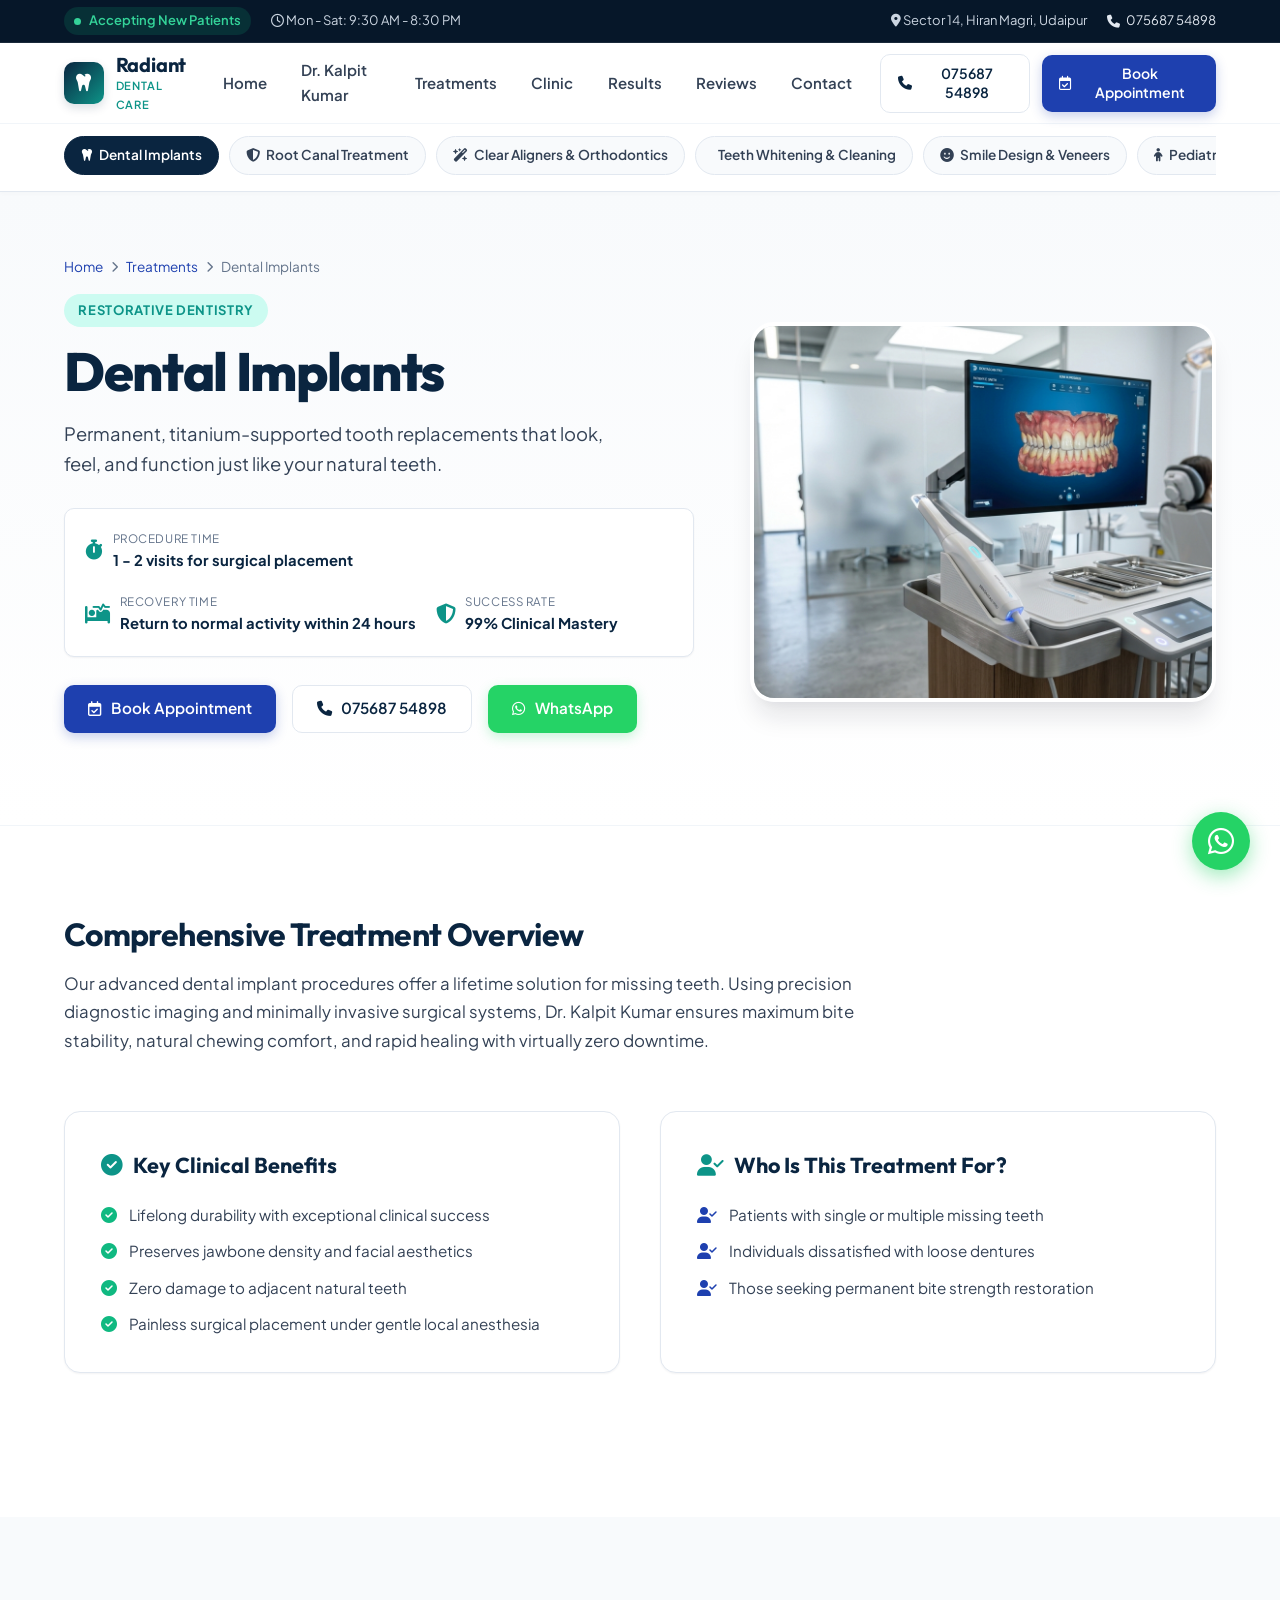
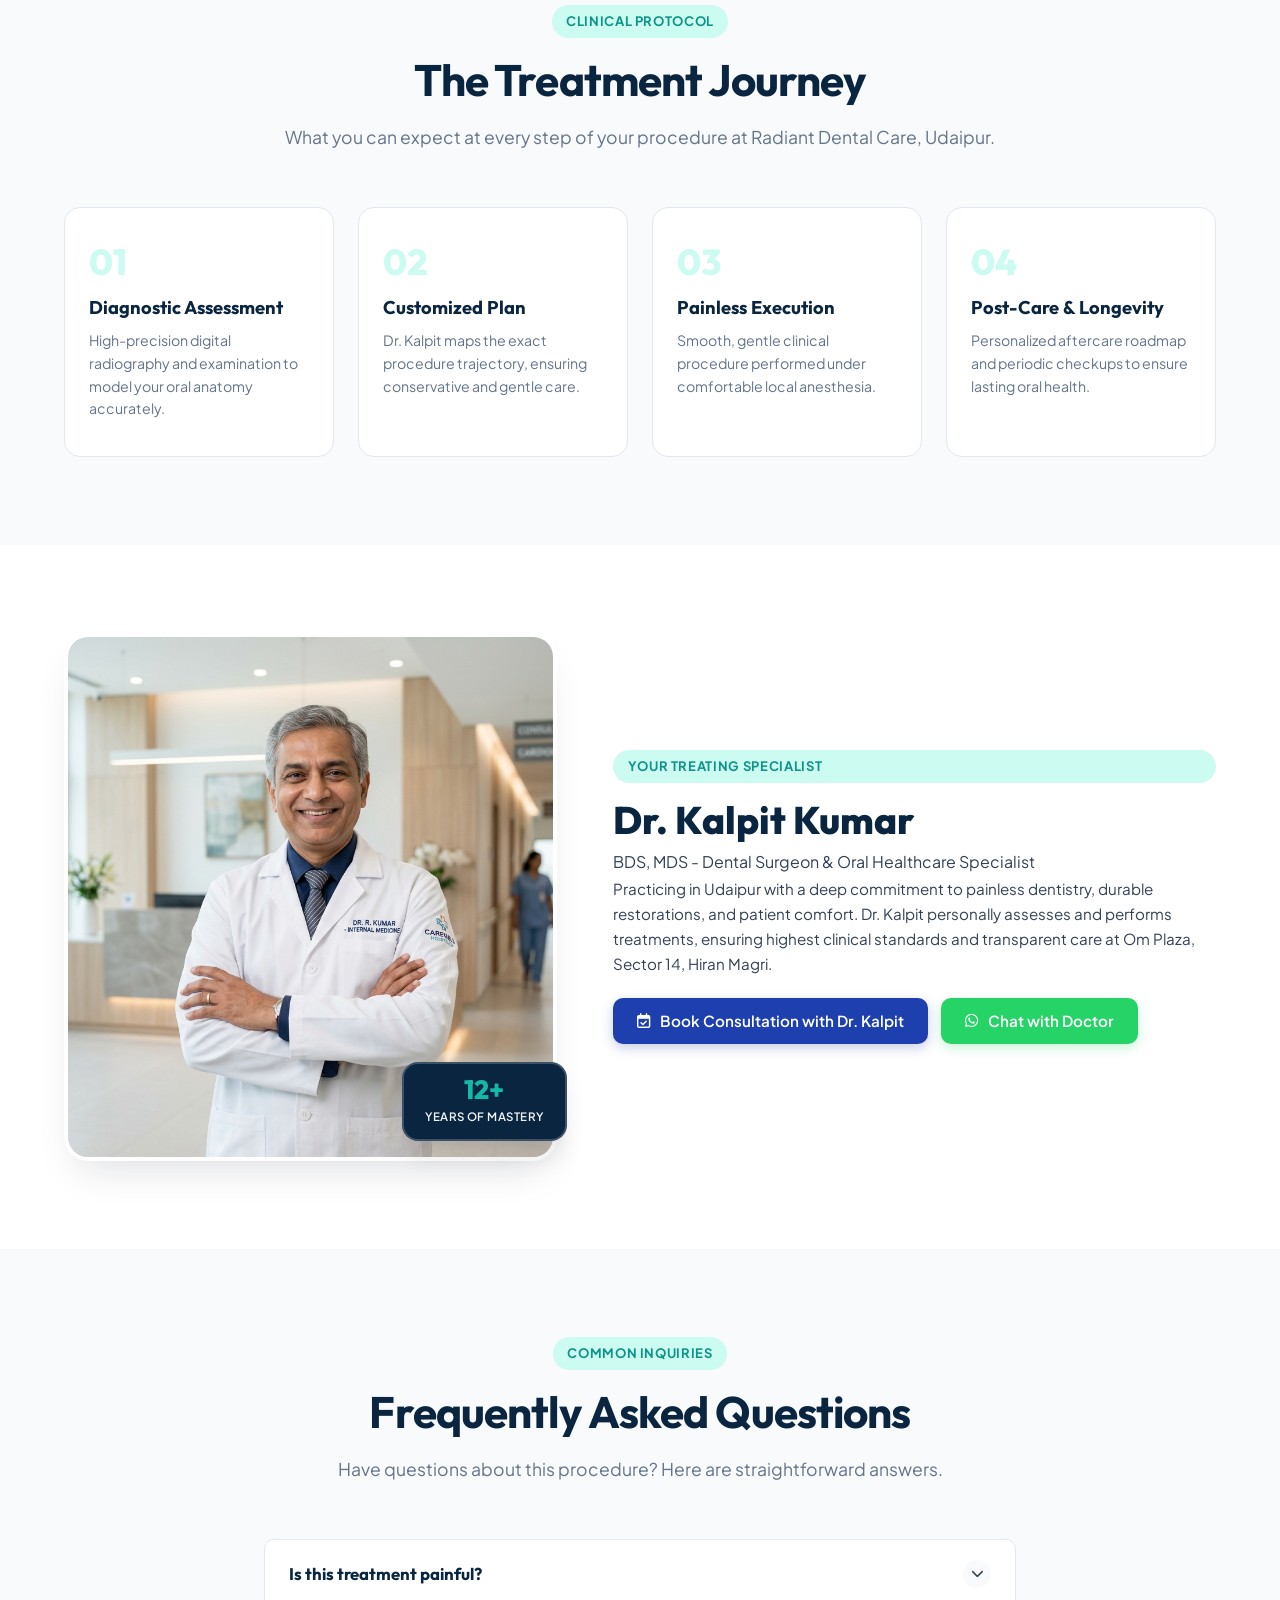
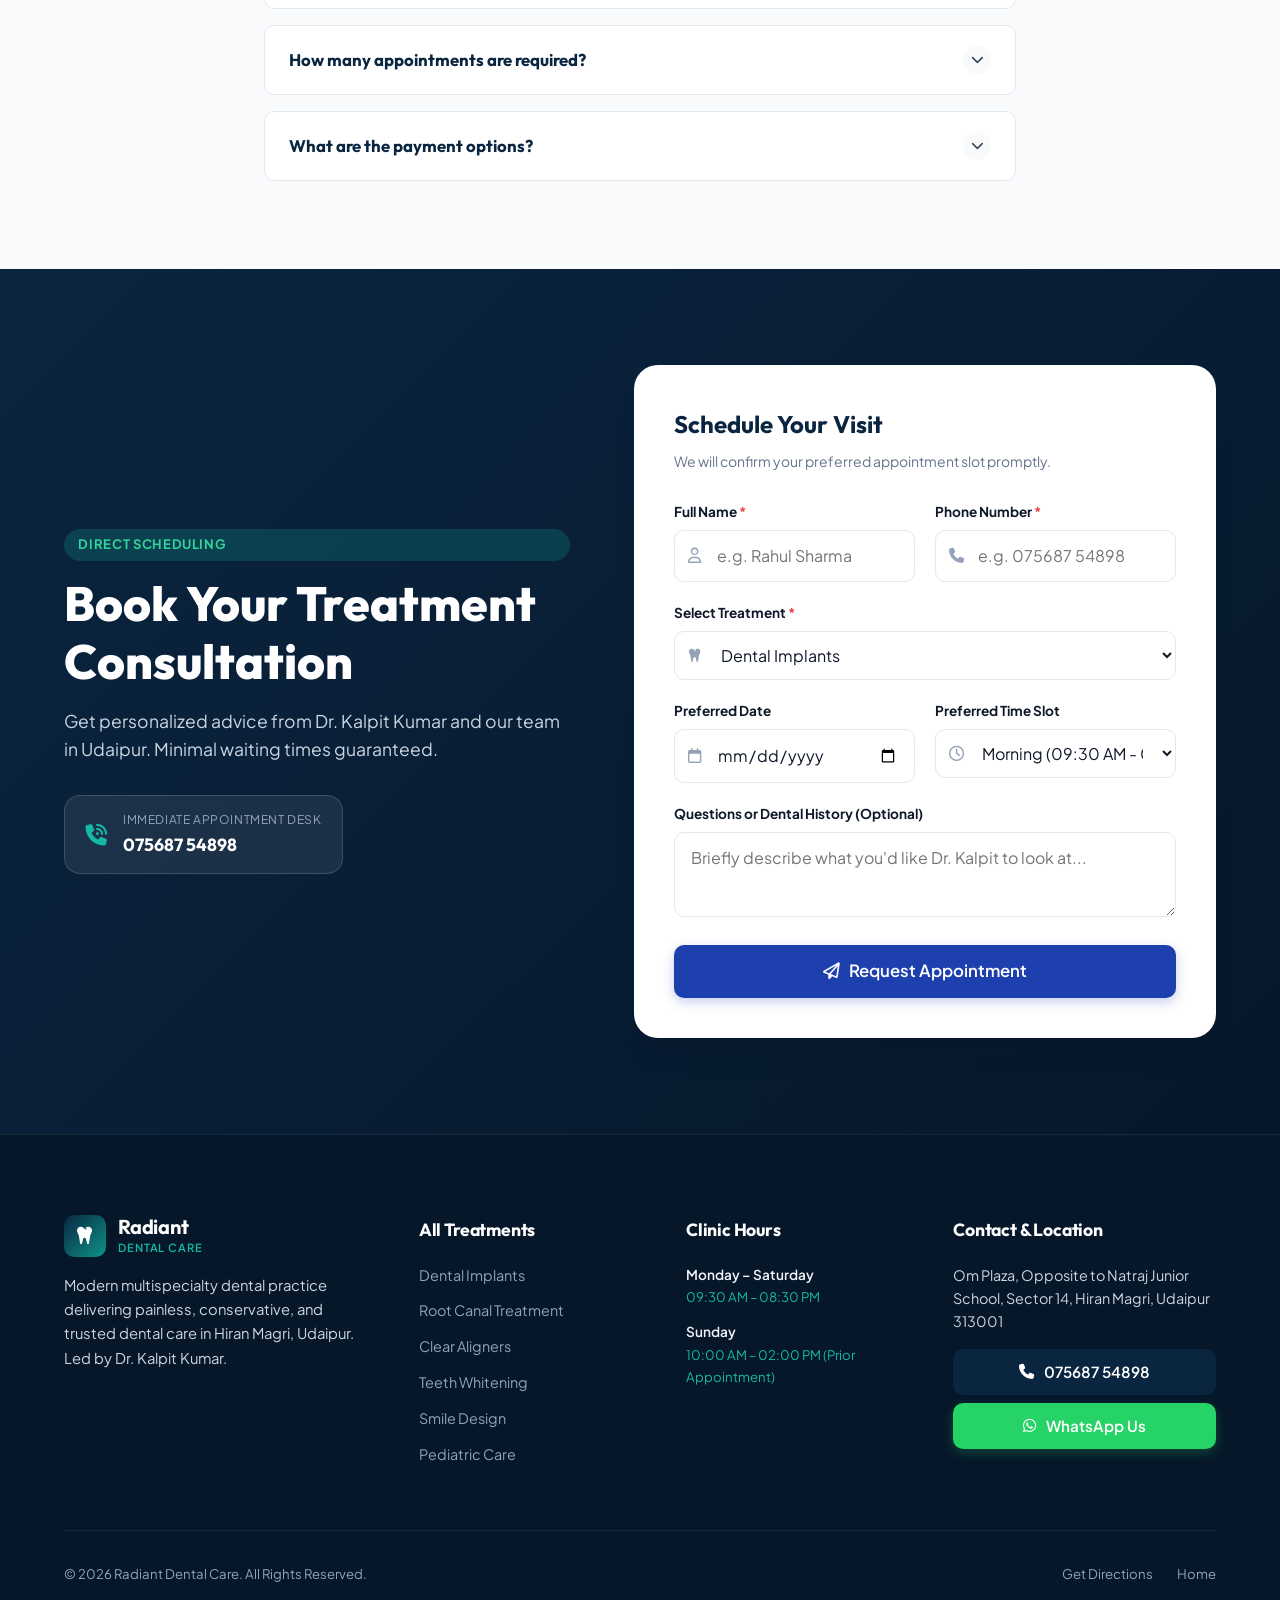
<file: treatment.html>
<!DOCTYPE html>
<html lang="en">
<head>
  <meta charset="UTF-8">
  <meta name="viewport" content="width=device-width, initial-scale=1.0, viewport-fit=cover">
  <title id="page-title">Treatment Details | Radiant Dental Care Udaipur</title>
  
  <meta name="description" id="page-desc" content="Comprehensive details on modern painless dental treatments at Radiant Dental Care in Udaipur. By Dr. Kalpit Kumar.">
  <meta name="robots" content="index, follow">
  <link rel="canonical" id="page-canonical" href="https://radiantdentalcare.com/treatment.html">

  <!-- Open Graph -->
  <meta property="og:type" content="article">
  <meta property="og:title" id="og-title" content="Dental Treatments | Radiant Dental Care Udaipur">
  <meta property="og:description" id="og-desc" content="Specialized painless dental treatments, dental implants, clear aligners, and cosmetic dentistry in Udaipur.">
  <meta property="og:image" content="assets/images/equipment.jpg">

  <!-- Favicon -->
  <link rel="icon" type="image/svg+xml" href="favicon.svg">
  <meta name="theme-color" content="#0A2540">

  <!-- Stylesheets -->
  <link rel="stylesheet" href="assets/css/style.css">
  <link rel="stylesheet" href="https://cdnjs.cloudflare.com/ajax/libs/font-awesome/6.5.1/css/all.min.css" integrity="sha512-DTOQO9RWCH3ppGqcWaEA1BIZOC6xxalwEsw9c2QQeAIftl+Vegovlnee1c9QX4TctnWMn13TZye+giMm8e2LwA==" crossorigin="anonymous" referrerpolicy="no-referrer">

  <style>
    .treatment-nav-bar {
      background-color: #FFFFFF;
      border-bottom: 1px solid var(--color-border);
      padding: 0.75rem 0;
      position: sticky;
      top: var(--header-height);
      z-index: 900;
      box-shadow: 0 2px 4px rgba(0,0,0,0.02);
    }
    .treatment-nav-scroll {
      display: flex;
      gap: 0.6rem;
      overflow-x: auto;
      white-space: nowrap;
      padding-bottom: 4px;
      -webkit-overflow-scrolling: touch;
    }
    .treatment-nav-pill {
      padding: 0.45rem 1rem;
      border-radius: var(--radius-full);
      font-size: 0.85rem;
      font-weight: 600;
      background: var(--color-bg-subtle);
      color: var(--color-text-body);
      border: 1px solid var(--color-border);
      transition: all var(--transition-fast);
      display: inline-flex;
      align-items: center;
      gap: 0.4rem;
    }
    .treatment-nav-pill:hover, .treatment-nav-pill.active {
      background: var(--color-primary);
      color: #FFFFFF;
      border-color: var(--color-primary);
    }
    .treatment-hero-wrap {
      padding: 4rem 0 3.5rem 0;
      background: linear-gradient(180deg, #F8FAFC 0%, #FFFFFF 100%);
      border-bottom: 1px solid var(--color-border-subtle);
    }
    .treatment-hero-grid {
      display: grid;
      grid-template-columns: 1.15fr 0.85fr;
      gap: 3.5rem;
      align-items: center;
    }
    .treatment-breadcrumb {
      display: flex;
      align-items: center;
      gap: 0.5rem;
      font-size: 0.85rem;
      color: var(--color-text-muted);
      margin-bottom: 1rem;
    }
    .treatment-breadcrumb a {
      color: var(--color-cta);
    }
    .treatment-meta-box {
      display: flex;
      flex-wrap: wrap;
      gap: 1.25rem;
      margin: 1.75rem 0;
      padding: 1.25rem;
      background: #FFFFFF;
      border: 1px solid var(--color-border);
      border-radius: var(--radius-md);
      box-shadow: var(--shadow-sm);
    }
    .treatment-meta-item {
      display: flex;
      align-items: center;
      gap: 0.6rem;
    }
    .treatment-meta-icon {
      color: var(--color-accent);
      font-size: 1.25rem;
    }
    .treatment-meta-title {
      font-size: 0.725rem;
      text-transform: uppercase;
      letter-spacing: 0.05em;
      color: var(--color-text-muted);
    }
    .treatment-meta-val {
      font-weight: 700;
      color: var(--color-primary);
      font-size: 0.925rem;
    }
    .treatment-hero-img-box {
      border-radius: var(--radius-xl);
      overflow: hidden;
      box-shadow: var(--shadow-xl);
      border: 4px solid #FFFFFF;
      height: 380px;
      background-color: #E2E8F0;
    }
    .treatment-hero-img-box img {
      width: 100%;
      height: 100%;
      object-fit: cover;
    }
    .detail-grid-two {
      display: grid;
      grid-template-columns: 1fr 1fr;
      gap: 2.5rem;
      margin-bottom: 3.5rem;
    }
    .detail-card {
      background: #FFFFFF;
      border: 1px solid var(--color-border);
      border-radius: var(--radius-lg);
      padding: 2.25rem;
      box-shadow: var(--shadow-sm);
    }
    .detail-card-title {
      font-family: var(--font-heading);
      font-size: 1.35rem;
      font-weight: 700;
      color: var(--color-primary);
      margin-bottom: 1.25rem;
      display: flex;
      align-items: center;
      gap: 0.6rem;
    }
    .detail-card-title i {
      color: var(--color-accent);
    }
    .detail-checklist {
      display: flex;
      flex-direction: column;
      gap: 0.85rem;
    }
    .detail-check-item {
      display: flex;
      align-items: flex-start;
      gap: 0.75rem;
      font-size: 0.95rem;
      color: var(--color-text-body);
      line-height: 1.5;
    }
    .detail-check-item i {
      color: var(--color-success);
      font-size: 1rem;
      margin-top: 3px;
      flex-shrink: 0;
    }
    @media (max-width: 900px) {
      .treatment-hero-grid {
        grid-template-columns: 1fr;
        gap: 2rem;
      }
      .treatment-hero-img-box {
        height: 280px;
      }
      .detail-grid-two {
        grid-template-columns: 1fr;
      }
    }
    @media (max-width: 480px) {
      .treatment-hero-wrap {
        padding: 2.5rem 0 2rem 0;
      }
      .treatment-hero-img-box {
        height: 220px;
      }
      .treatment-meta-box {
        flex-direction: column;
        gap: 0.85rem;
        padding: 1rem;
      }
      .detail-card {
        padding: 1.5rem 1.25rem;
      }
    }
  </style>
</head>
<body>

  <!-- Accessible Skip Link -->
  <a href="#treatment-content" class="skip-link">Skip to treatment details</a>

  <!-- Top Information Bar -->
  <div class="top-bar">
    <div class="container top-bar-inner">
      <div class="top-bar-left">
        <span class="status-badge"><span class="pulse-dot"></span> Accepting New Patients</span>
        <span><i class="fa-regular fa-clock" aria-hidden="true"></i> Mon - Sat: 9:30 AM - 8:30 PM</span>
      </div>
      <div class="top-bar-right">
        <span><i class="fa-solid fa-location-dot" aria-hidden="true"></i> Sector 14, Hiran Magri, Udaipur</span>
        <a href="tel:+917568754898" class="top-link" data-action="call">
          <i class="fa-solid fa-phone" aria-hidden="true"></i> 075687 54898
        </a>
      </div>
    </div>
  </div>

  <!-- Sticky Header -->
  <header class="site-header" id="header">
    <div class="container header-inner">
      <a href="index.html" class="brand-logo" aria-label="Radiant Dental Care Homepage">
        <div class="brand-icon">
          <i class="fa-solid fa-tooth" aria-hidden="true"></i>
        </div>
        <div class="brand-text">
          <span class="brand-name">Radiant</span>
          <span class="brand-sub">Dental Care</span>
        </div>
      </a>

      <nav class="nav-menu" aria-label="Main Navigation">
        <a href="index.html" class="nav-link">Home</a>
        <a href="index.html#about-doctor" class="nav-link">Dr. Kalpit Kumar</a>
        <a href="treatment.html" class="nav-link active">Treatments</a>
        <a href="index.html#clinic-experience" class="nav-link">Clinic</a>
        <a href="index.html#results" class="nav-link">Results</a>
        <a href="index.html#reviews" class="nav-link">Reviews</a>
        <a href="index.html#contact" class="nav-link">Contact</a>
      </nav>

      <div class="header-actions">
        <a href="tel:+917568754898" class="btn btn-secondary header-btn" data-action="call">
          <i class="fa-solid fa-phone" aria-hidden="true"></i> 075687 54898
        </a>
        <a href="#appointment" class="btn btn-primary header-btn">
          <i class="fa-regular fa-calendar-check" aria-hidden="true"></i> Book Appointment
        </a>
      </div>

      <button class="menu-toggle" aria-label="Open Navigation Menu" aria-expanded="false" aria-controls="mobile-nav">
        <span></span>
        <span></span>
        <span></span>
      </button>
    </div>

    <!-- Mobile Nav -->
    <div class="mobile-nav" id="mobile-nav">
      <div class="mobile-nav-links">
        <a href="index.html" class="mobile-nav-link">Home <i class="fa-solid fa-chevron-right"></i></a>
        <a href="index.html#about-doctor" class="mobile-nav-link">Dr. Kalpit Kumar <i class="fa-solid fa-chevron-right"></i></a>
        <a href="treatment.html" class="mobile-nav-link">All Treatments <i class="fa-solid fa-chevron-right"></i></a>
        <a href="index.html#results" class="mobile-nav-link">Treatment Results <i class="fa-solid fa-chevron-right"></i></a>
        <a href="index.html#reviews" class="mobile-nav-link">Reviews <i class="fa-solid fa-chevron-right"></i></a>
        <a href="index.html#contact" class="mobile-nav-link">Contact & Directions <i class="fa-solid fa-chevron-right"></i></a>
      </div>
      <div class="mobile-nav-actions">
        <a href="#appointment" class="btn btn-primary" style="width: 100%;">
          <i class="fa-regular fa-calendar-check"></i> Book Appointment
        </a>
        <a href="https://wa.me/917568754898" class="btn btn-whatsapp" data-action="whatsapp" style="width: 100%;">
          <i class="fa-brands fa-whatsapp"></i> WhatsApp Us
        </a>
        <a href="tel:+917568754898" class="btn btn-phone" data-action="call" style="width: 100%;">
          <i class="fa-solid fa-phone"></i> Call 075687 54898
        </a>
      </div>
    </div>
  </header>

  <!-- Treatment Quick Selector Tabs -->
  <div class="treatment-nav-bar">
    <div class="container">
      <div class="treatment-nav-scroll" id="treatment-pills-list">
        <!-- Rendered dynamically from config -->
      </div>
    </div>
  </div>

  <main id="treatment-content">
    
    <!-- ==================== TREATMENT HERO ==================== -->
    <section class="treatment-hero-wrap">
      <div class="container treatment-hero-grid">
        
        <div>
          <div class="treatment-breadcrumb">
            <a href="index.html">Home</a>
            <i class="fa-solid fa-chevron-right" style="font-size: 0.7rem;"></i>
            <a href="treatment.html">Treatments</a>
            <i class="fa-solid fa-chevron-right" style="font-size: 0.7rem;"></i>
            <span id="breadcrumb-current">Dental Implants</span>
          </div>

          <span class="section-tag" id="treatment-category">Restorative Dentistry</span>

          <h1 class="hero-title" id="treatment-heading" style="margin-bottom: 1rem;">
            Dental Implants
          </h1>

          <p class="hero-subtitle" id="treatment-overview" style="margin-bottom: 1.5rem;">
            Permanent, titanium-supported tooth replacements that look, feel, and function just like your natural teeth.
          </p>

          <!-- Treatment Metadata Pill -->
          <div class="treatment-meta-box">
            <div class="treatment-meta-item">
              <i class="fa-solid fa-stopwatch treatment-meta-icon"></i>
              <div>
                <div class="treatment-meta-title">Procedure Time</div>
                <div class="treatment-meta-val" id="meta-duration">1 - 2 visits</div>
              </div>
            </div>
            <div class="treatment-meta-item">
              <i class="fa-solid fa-bed-pulse treatment-meta-icon"></i>
              <div>
                <div class="treatment-meta-title">Recovery Time</div>
                <div class="treatment-meta-val" id="meta-recovery">Within 24 hours</div>
              </div>
            </div>
            <div class="treatment-meta-item">
              <i class="fa-solid fa-shield-halved treatment-meta-icon"></i>
              <div>
                <div class="treatment-meta-title">Success Rate</div>
                <div class="treatment-meta-val">99% Clinical Mastery</div>
              </div>
            </div>
          </div>

          <!-- Hero Action CTAs -->
          <div class="hero-actions">
            <a href="#appointment" class="btn btn-primary">
              <i class="fa-regular fa-calendar-check" aria-hidden="true"></i> Book Appointment
            </a>
            <a href="tel:+917568754898" class="btn btn-secondary" data-action="call">
              <i class="fa-solid fa-phone" aria-hidden="true"></i> 075687 54898
            </a>
            <a href="https://wa.me/917568754898" class="btn btn-whatsapp" data-action="whatsapp">
              <i class="fa-brands fa-whatsapp" aria-hidden="true"></i> WhatsApp
            </a>
          </div>
        </div>

        <div class="treatment-hero-img-box">
          <img src="assets/images/equipment.jpg" alt="Treatment Procedure" id="treatment-image">
        </div>

      </div>
    </section>

    <!-- ==================== DETAILED BREAKDOWN & BENEFITS ==================== -->
    <section class="section">
      <div class="container">
        
        <div style="max-width: 820px; margin-bottom: 3.5rem;">
          <h2 class="section-title" style="font-size: 2rem;">Comprehensive Treatment Overview</h2>
          <p id="treatment-full-desc" style="font-size: 1.05rem; line-height: 1.7; color: var(--color-text-body);">
            Our dental implant procedures offer a lifetime solution for missing teeth. Using precision diagnostic imaging and minimally invasive surgical systems, Dr. Kalpit Kumar ensures maximum stability, natural chewing comfort, and rapid healing with virtually zero downtime.
          </p>
        </div>

        <div class="detail-grid-two">
          
          <!-- Key Clinical Benefits -->
          <div class="detail-card">
            <h3 class="detail-card-title">
              <i class="fa-solid fa-circle-check"></i> Key Clinical Benefits
            </h3>
            <div class="detail-checklist" id="treatment-benefits-list">
              <!-- Rendered via JS -->
            </div>
          </div>

          <!-- Who Is It For -->
          <div class="detail-card">
            <h3 class="detail-card-title">
              <i class="fa-solid fa-user-check"></i> Who Is This Treatment For?
            </h3>
            <div class="detail-checklist" id="treatment-ideal-list">
              <!-- Rendered via JS -->
            </div>
          </div>

        </div>

      </div>
    </section>

    <!-- ==================== 4-STEP PROCEDURE JOURNEY ==================== -->
    <section class="section section-bg-subtle">
      <div class="container">
        <div class="section-header">
          <span class="section-tag">Clinical Protocol</span>
          <h2 class="section-title">The Treatment Journey</h2>
          <p class="section-subtitle">
            What you can expect at every step of your procedure at Radiant Dental Care, Udaipur.
          </p>
        </div>

        <div class="process-grid">
          <div class="process-step">
            <div class="step-num">01</div>
            <h3 class="step-title">Diagnostic Assessment</h3>
            <p class="step-desc">High-precision digital radiography and examination to model your oral anatomy accurately.</p>
          </div>
          <div class="process-step">
            <div class="step-num">02</div>
            <h3 class="step-title">Customized Plan</h3>
            <p class="step-desc">Dr. Kalpit maps the exact procedure trajectory, ensuring conservative and gentle care.</p>
          </div>
          <div class="process-step">
            <div class="step-num">03</div>
            <h3 class="step-title">Painless Execution</h3>
            <p class="step-desc">Smooth, gentle clinical procedure performed under comfortable local anesthesia.</p>
          </div>
          <div class="process-step">
            <div class="step-num">04</div>
            <h3 class="step-title">Post-Care & Longevity</h3>
            <p class="step-desc">Personalized aftercare roadmap and periodic checkups to ensure lasting oral health.</p>
          </div>
        </div>
      </div>
    </section>

    <!-- ==================== DOCTOR CREDIBILITY ==================== -->
    <section class="section">
      <div class="container doctor-grid">
        <div class="doctor-visual">
          <div class="doctor-portrait-frame">
            <img src="assets/images/doctor.jpg" alt="Dr. Kalpit Kumar" width="460" height="540">
          </div>
          <div class="doctor-experience-tag">
            <div class="doc-exp-num">12+</div>
            <div class="doc-exp-label">Years of Mastery</div>
          </div>
        </div>

        <div class="doctor-info">
          <span class="section-tag">Your Treating Specialist</span>
          <h2 class="doctor-name">Dr. Kalpit Kumar</h2>
          <div class="doctor-title">BDS, MDS - Dental Surgeon & Oral Healthcare Specialist</div>
          <p class="doctor-bio">
            Practicing in Udaipur with a deep commitment to painless dentistry, durable restorations, and patient comfort. Dr. Kalpit personally assesses and performs treatments, ensuring highest clinical standards and transparent care at Om Plaza, Sector 14, Hiran Magri.
          </p>
          <div class="doctor-actions">
            <a href="#appointment" class="btn btn-primary">
              <i class="fa-regular fa-calendar-check"></i> Book Consultation with Dr. Kalpit
            </a>
            <a href="https://wa.me/917568754898" class="btn btn-whatsapp" data-action="whatsapp">
              <i class="fa-brands fa-whatsapp"></i> Chat with Doctor
            </a>
          </div>
        </div>
      </div>
    </section>

    <!-- ==================== TREATMENT FAQ ==================== -->
    <section class="section section-bg-subtle" id="faq">
      <div class="container faq-container">
        <div class="section-header">
          <span class="section-tag">Common Inquiries</span>
          <h2 class="section-title">Frequently Asked Questions</h2>
          <p class="section-subtitle">Have questions about this procedure? Here are straightforward answers.</p>
        </div>

        <div class="accordion-list">
          <div class="accordion-item">
            <button class="accordion-header" aria-expanded="false">
              <span>Is this treatment painful?</span>
              <span class="accordion-icon"><i class="fa-solid fa-chevron-down"></i></span>
            </button>
            <div class="accordion-body">
              <p class="accordion-text">
                No. At Radiant Dental Care, Dr. Kalpit Kumar prioritizes painless dentistry using effective topical numbing gels, gentle local anesthesia, and modern micro-instruments so you stay completely comfortable.
              </p>
            </div>
          </div>
          <div class="accordion-item">
            <button class="accordion-header" aria-expanded="false">
              <span>How many appointments are required?</span>
              <span class="accordion-icon"><i class="fa-solid fa-chevron-down"></i></span>
            </button>
            <div class="accordion-body">
              <p class="accordion-text">
                Most routine treatments like whitening or single-sitting root canals require just 1 visit. Complex dental implants and smile restorations typically span 2 visits to ensure perfect biological healing and durability.
              </p>
            </div>
          </div>
          <div class="accordion-item">
            <button class="accordion-header" aria-expanded="false">
              <span>What are the payment options?</span>
              <span class="accordion-icon"><i class="fa-solid fa-chevron-down"></i></span>
            </button>
            <div class="accordion-body">
              <p class="accordion-text">
                We maintain 100% transparent pricing with clear estimates before beginning any procedure. We accept UPI (Google Pay, PhonePe, Paytm), cash, debit, and credit cards.
              </p>
            </div>
          </div>
        </div>
      </div>
    </section>

    <!-- ==================== APPOINTMENT BOOKING SECTION ==================== -->
    <section class="section appointment-section" id="appointment">
      <div class="container appointment-grid">
        <div class="appointment-content">
          <span class="section-tag" style="background: rgba(20, 184, 166, 0.2); color: #34D399;">Direct Scheduling</span>
          <h2 class="appointment-title">Book Your Treatment Consultation</h2>
          <p class="appointment-subtitle">
            Get personalized advice from Dr. Kalpit Kumar and our team in Udaipur. Minimal waiting times guaranteed.
          </p>
          <div class="direct-call-pill">
            <div class="direct-call-icon"><i class="fa-solid fa-phone-volume"></i></div>
            <div>
              <div class="direct-call-label">Immediate Appointment Desk</div>
              <a href="tel:+917568754898" class="direct-call-num" data-action="call">075687 54898</a>
            </div>
          </div>
        </div>

        <div class="appointment-card">
          <div class="form-header">
            <h3>Schedule Your Visit</h3>
            <p>We will confirm your preferred appointment slot promptly.</p>
          </div>
          <form id="appointment-form" novalidate>
            <div class="form-grid">
              <div class="form-group">
                <label for="patient-name" class="form-label">Full Name <span class="req">*</span></label>
                <div class="input-wrapper">
                  <i class="fa-regular fa-user"></i>
                  <input type="text" id="patient-name" class="form-input" placeholder="e.g. Rahul Sharma" required>
                </div>
                <div class="form-error-msg" id="name-error">Please enter your name.</div>
              </div>
              <div class="form-group">
                <label for="patient-phone" class="form-label">Phone Number <span class="req">*</span></label>
                <div class="input-wrapper">
                  <i class="fa-solid fa-phone"></i>
                  <input type="tel" id="patient-phone" class="form-input" placeholder="e.g. 075687 54898" required>
                </div>
                <div class="form-error-msg" id="phone-error">Please enter a valid phone number.</div>
              </div>
              <div class="form-group form-group-full">
                <label for="patient-treatment" class="form-label">Select Treatment <span class="req">*</span></label>
                <div class="input-wrapper">
                  <i class="fa-solid fa-tooth"></i>
                  <select id="patient-treatment" class="form-select" required>
                    <option value="implants">Dental Implants</option>
                    <option value="root-canal">Root Canal Treatment</option>
                    <option value="clear-aligners">Clear Aligners & Orthodontics</option>
                    <option value="teeth-whitening">Teeth Whitening & Cleaning</option>
                    <option value="smile-design">Smile Design & Veneers</option>
                    <option value="pediatric-dentistry">Pediatric Dentistry</option>
                    <option value="other">General Consultation</option>
                  </select>
                </div>
                <div class="form-error-msg" id="treatment-error">Please select a treatment.</div>
              </div>
              <div class="form-group">
                <label for="preferred-date" class="form-label">Preferred Date</label>
                <div class="input-wrapper">
                  <i class="fa-regular fa-calendar"></i>
                  <input type="date" id="preferred-date" class="form-input">
                </div>
                <div class="form-error-msg" id="date-error">Please choose a future date.</div>
              </div>
              <div class="form-group">
                <label for="preferred-time" class="form-label">Preferred Time Slot</label>
                <div class="input-wrapper">
                  <i class="fa-regular fa-clock"></i>
                  <select id="preferred-time" class="form-select">
                    <option value="Morning (09:30 AM - 01:00 PM)">Morning (09:30 AM - 01:00 PM)</option>
                    <option value="Afternoon (02:00 PM - 05:00 PM)">Afternoon (02:00 PM - 05:00 PM)</option>
                    <option value="Evening (05:00 PM - 08:30 PM)">Evening (05:00 PM - 08:30 PM)</option>
                  </select>
                </div>
              </div>
              <div class="form-group form-group-full">
                <label for="patient-message" class="form-label">Questions or Dental History (Optional)</label>
                <textarea id="patient-message" class="form-textarea" placeholder="Briefly describe what you'd like Dr. Kalpit to look at..."></textarea>
              </div>
              <div class="form-group form-group-full">
                <button type="submit" class="btn btn-primary submit-btn">
                  <i class="fa-regular fa-paper-plane"></i> Request Appointment
                </button>
              </div>
            </div>
          </form>

          <div class="form-success-state" id="appointment-success">
            <div class="success-icon"><i class="fa-solid fa-check"></i></div>
            <h4 class="success-title">Appointment Request Received!</h4>
            <p class="success-text">
              Thank you! Your appointment request has been received. Dr. Kalpit Kumar's clinic will contact you promptly to confirm your slot.
            </p>
            <div style="display: flex; flex-direction: column; gap: 0.75rem; width: 100%; max-width: 320px;">
              <a href="https://wa.me/917568754898" id="success-wa-link" class="btn btn-whatsapp" target="_blank" rel="noopener noreferrer">
                <i class="fa-brands fa-whatsapp"></i> Fast-Track on WhatsApp
              </a>
              <button type="button" id="book-another-btn" class="btn btn-secondary">Submit Another Request</button>
            </div>
          </div>
        </div>
      </div>
    </section>

  </main>

  <!-- Footer -->
  <footer class="site-footer">
    <div class="container">
      <div class="footer-grid">
        <div>
          <a href="index.html" class="brand-logo">
            <div class="brand-icon"><i class="fa-solid fa-tooth"></i></div>
            <div class="brand-text">
              <span class="brand-name" style="color: #FFFFFF;">Radiant</span>
              <span class="brand-sub" style="color: var(--color-accent-light);">Dental Care</span>
            </div>
          </a>
          <p class="footer-brand-desc">
            Modern multispecialty dental practice delivering painless, conservative, and trusted dental care in Hiran Magri, Udaipur. Led by Dr. Kalpit Kumar.
          </p>
        </div>
        <div>
          <h4 class="footer-heading">All Treatments</h4>
          <ul class="footer-links">
            <li><a href="treatment.html?id=implants" class="footer-link">Dental Implants</a></li>
            <li><a href="treatment.html?id=root-canal" class="footer-link">Root Canal Treatment</a></li>
            <li><a href="treatment.html?id=clear-aligners" class="footer-link">Clear Aligners</a></li>
            <li><a href="treatment.html?id=teeth-whitening" class="footer-link">Teeth Whitening</a></li>
            <li><a href="treatment.html?id=smile-design" class="footer-link">Smile Design</a></li>
            <li><a href="treatment.html?id=pediatric-dentistry" class="footer-link">Pediatric Care</a></li>
          </ul>
        </div>
        <div>
          <h4 class="footer-heading">Clinic Hours</h4>
          <div class="footer-hours-list">
            <div class="footer-hour-item">
              <span class="hour-days">Monday – Saturday</span>
              <span class="hour-time">09:30 AM – 08:30 PM</span>
            </div>
            <div class="footer-hour-item">
              <span class="hour-days">Sunday</span>
              <span class="hour-time">10:00 AM – 02:00 PM (Prior Appointment)</span>
            </div>
          </div>
        </div>
        <div>
          <h4 class="footer-heading">Contact & Location</h4>
          <p style="color: #CBD5E1; line-height: 1.6; margin-bottom: 1rem;">
            Om Plaza, Opposite to Natraj Junior School, Sector 14, Hiran Magri, Udaipur 313001
          </p>
          <a href="tel:+917568754898" class="btn btn-phone" style="width: 100%; margin-bottom: 0.5rem;" data-action="call">
            <i class="fa-solid fa-phone"></i> 075687 54898
          </a>
          <a href="https://wa.me/917568754898" class="btn btn-whatsapp" style="width: 100%;" data-action="whatsapp">
            <i class="fa-brands fa-whatsapp"></i> WhatsApp Us
          </a>
        </div>
      </div>
      <div class="footer-bottom">
        <div class="footer-bottom-inner">
          <div>&copy; 2026 Radiant Dental Care. All Rights Reserved.</div>
          <div class="footer-legal-links">
            <a href="index.html#contact" class="footer-legal-link">Get Directions</a>
            <a href="index.html" class="footer-legal-link">Home</a>
          </div>
        </div>
      </div>
    </div>
  </footer>

  <!-- Floating WhatsApp CTA -->
  <a href="https://wa.me/917568754898" class="floating-whatsapp" data-action="whatsapp" aria-label="Chat with Dr. Kalpit Kumar on WhatsApp">
    <i class="fa-brands fa-whatsapp"></i>
    <span class="floating-whatsapp-tooltip">Chat with Doctor</span>
  </a>

  <!-- Persistent Mobile Bottom CTA Bar -->
  <div class="mobile-sticky-bar" aria-label="Quick Actions">
    <div class="mobile-sticky-inner">
      <a href="tel:+917568754898" class="btn btn-phone mobile-bar-btn" data-action="call">
        <i class="fa-solid fa-phone"></i> <span>Call Now</span>
      </a>
      <a href="#appointment" class="btn btn-inquiry mobile-bar-btn" data-action="inquiry">
        <i class="fa-regular fa-calendar-check"></i> <span>Book Inquiry</span>
      </a>
    </div>
  </div>

  <!-- Scripts -->
  <script src="assets/js/config.js"></script>
  <script src="assets/js/main.js"></script>
  <script>
    // Dedicated Treatment Page Logic
    document.addEventListener('DOMContentLoaded', () => {
      if (typeof CLINIC_CONFIG === 'undefined' || !CLINIC_CONFIG.treatments) return;

      const urlParams = new URLSearchParams(window.location.search);
      let treatmentId = urlParams.get('id') || 'implants';
      let currentTreatment = CLINIC_CONFIG.treatments.find(t => t.id === treatmentId) || CLINIC_CONFIG.treatments[0];

      // Render Pills
      const pillsContainer = document.getElementById('treatment-pills-list');
      if (pillsContainer) {
        pillsContainer.innerHTML = CLINIC_CONFIG.treatments.map(t => `
          <a href="treatment.html?id=${t.id}" class="treatment-nav-pill ${t.id === currentTreatment.id ? 'active' : ''}">
            <i class="fa-solid ${t.icon}"></i> ${t.title}
          </a>
        `).join('');
      }

      // Populate details
      document.title = `${currentTreatment.title} in Udaipur | Radiant Dental Care`;
      document.getElementById('breadcrumb-current').textContent = currentTreatment.title;
      document.getElementById('treatment-category').textContent = currentTreatment.category;
      document.getElementById('treatment-heading').textContent = currentTreatment.title;
      document.getElementById('treatment-overview').textContent = currentTreatment.shortDesc;
      document.getElementById('treatment-full-desc').textContent = currentTreatment.fullDesc;
      document.getElementById('treatment-image').src = currentTreatment.image;
      document.getElementById('treatment-image').alt = currentTreatment.title;

      document.getElementById('meta-duration').textContent = currentTreatment.duration;
      document.getElementById('meta-recovery').textContent = currentTreatment.recovery;

      // Populate select in form
      const selectEl = document.getElementById('patient-treatment');
      if (selectEl) {
        selectEl.value = currentTreatment.id;
      }

      // Benefits list
      const benefitsContainer = document.getElementById('treatment-benefits-list');
      if (benefitsContainer && currentTreatment.benefits) {
        benefitsContainer.innerHTML = currentTreatment.benefits.map(b => `
          <div class="detail-check-item">
            <i class="fa-solid fa-circle-check"></i>
            <span>${b}</span>
          </div>
        `).join('');
      }

      // Ideal candidates list
      const idealContainer = document.getElementById('treatment-ideal-list');
      if (idealContainer && currentTreatment.idealFor) {
        idealContainer.innerHTML = currentTreatment.idealFor.map(item => `
          <div class="detail-check-item">
            <i class="fa-solid fa-user-check" style="color: var(--color-cta);"></i>
            <span>${item}</span>
          </div>
        `).join('');
      }
    });
  </script>
</body>
</html>
</file>
<file: assets/css/style.css>
/* ==========================================================================
   RADIANT DENTAL CLINIC - DESIGN SYSTEM & STYLESHEET
   Aesthetics: Clean, Modern, Trustworthy, Premium Healthcare
   ========================================================================== */

/* --- Google Fonts Import --- */
@import url('https://fonts.googleapis.com/css2?family=Plus+Jakarta+Sans:wght@400;500;600;700;800&family=Outfit:wght@500;600;700&display=swap');

/* --- CSS Variables & Design Tokens --- */
:root {
  /* Colors */
  --color-primary: #0A2540;          /* Deep Medical Navy */
  --color-primary-light: #163B61;
  --color-primary-dark: #061729;
  
  --color-accent: #0D9488;           /* Clean Clinical Teal */
  --color-accent-light: #14B8A6;
  --color-accent-soft: #CCFBF1;
  
  --color-cta: #1E40AF;              /* Action Royal Cobalt */
  --color-cta-hover: #1D4ED8;
  --color-cta-active: #172554;
  
  --color-whatsapp: #25D366;         /* Official WhatsApp Green */
  --color-whatsapp-dark: #128C7E;
  
  --color-bg-main: #FFFFFF;
  --color-bg-subtle: #F8FAFC;        /* Light Slate Tint */
  --color-bg-card: #FFFFFF;
  --color-bg-highlight: #F0FDF4;
  
  --color-text-main: #0F172A;        /* Slate 900 */
  --color-text-body: #334155;        /* Slate 700 */
  --color-text-muted: #64748B;       /* Slate 500 */
  --color-text-light: #94A3B8;
  --color-text-inverse: #FFFFFF;
  
  --color-border: #E2E8F0;
  --color-border-subtle: #F1F5F9;
  --color-border-focus: #3B82F6;
  
  --color-star: #F59E0B;             /* Gold Star */
  --color-success: #10B981;
  --color-error: #EF4444;

  /* Typography */
  --font-heading: 'Outfit', -apple-system, BlinkMacSystemFont, "Segoe UI", Roboto, sans-serif;
  --font-body: 'Plus Jakarta Sans', -apple-system, BlinkMacSystemFont, "Segoe UI", Roboto, sans-serif;

  /* Elevations & Shadows */
  --shadow-sm: 0 1px 2px 0 rgba(15, 23, 42, 0.05);
  --shadow-md: 0 4px 6px -1px rgba(15, 23, 42, 0.07), 0 2px 4px -2px rgba(15, 23, 42, 0.05);
  --shadow-lg: 0 10px 15px -3px rgba(15, 23, 42, 0.08), 0 4px 6px -4px rgba(15, 23, 42, 0.04);
  --shadow-xl: 0 20px 25px -5px rgba(15, 23, 42, 0.1), 0 8px 10px -6px rgba(15, 23, 42, 0.04);
  --shadow-card-hover: 0 20px 30px -8px rgba(10, 37, 64, 0.12);

  /* Radius */
  --radius-sm: 6px;
  --radius-md: 10px;
  --radius-lg: 16px;
  --radius-xl: 24px;
  --radius-full: 9999px;

  /* Transitions */
  --transition-fast: 150ms cubic-bezier(0.4, 0, 0.2, 1);
  --transition-normal: 250ms cubic-bezier(0.4, 0, 0.2, 1);
  --transition-smooth: 400ms cubic-bezier(0.16, 1, 0.3, 1);

  /* Layout */
  --header-height: 80px;
  --topbar-height: 40px;
  --container-max: 1200px;
  --container-pad: 1.5rem;
}

/* --- Base & Reset --- */
*, *::before, *::after {
  box-sizing: border-box;
  margin: 0;
  padding: 0;
}

html {
  scroll-behavior: smooth;
  font-size: 16px;
  -webkit-text-size-adjust: 100%;
  width: 100%;
  max-width: 100vw;
  overflow-x: hidden;
}

body {
  font-family: var(--font-body);
  color: var(--color-text-body);
  background-color: var(--color-bg-main);
  line-height: 1.65;
  text-rendering: optimizeLegibility;
  -webkit-font-smoothing: antialiased;
  -moz-osx-font-smoothing: grayscale;
  width: 100%;
  max-width: 100vw;
  overflow-x: hidden;
  position: relative;
}

body.no-scroll {
  overflow: hidden;
}

img, picture, svg {
  display: block;
  max-width: 100%;
  height: auto;
}

a {
  color: inherit;
  text-decoration: none;
  transition: color var(--transition-fast);
}

button, input, select, textarea {
  font: inherit;
  color: inherit;
}

button {
  cursor: pointer;
  border: none;
  background: none;
}

ul, ol {
  list-style: none;
}

/* Accessible focus ring */
:focus-visible {
  outline: 2px solid var(--color-border-focus);
  outline-offset: 3px;
}

/* Screen reader only */
.sr-only {
  position: absolute;
  width: 1px;
  height: 1px;
  padding: 0;
  margin: -1px;
  overflow: hidden;
  clip: rect(0, 0, 0, 0);
  white-space: nowrap;
  border-width: 0;
}

/* Skip to main content for accessibility */
.skip-link {
  position: absolute;
  top: -60px;
  left: 20px;
  background: var(--color-primary);
  color: #fff;
  padding: 10px 18px;
  border-radius: var(--radius-sm);
  z-index: 10000;
  transition: top var(--transition-fast);
  font-weight: 600;
}
.skip-link:focus {
  top: 15px;
}

/* --- Layout Container --- */
.container {
  width: 100%;
  max-width: var(--container-max);
  margin-left: auto;
  margin-right: auto;
  padding-left: var(--container-pad);
  padding-right: var(--container-pad);
}

.section {
  padding: 5.5rem 0;
  position: relative;
}

.section-bg-subtle {
  background-color: var(--color-bg-subtle);
}

.section-header {
  text-align: center;
  max-width: 720px;
  margin: 0 auto 3.5rem auto;
}

.section-tag {
  display: inline-flex;
  align-items: center;
  gap: 0.5rem;
  padding: 0.35rem 0.9rem;
  background: var(--color-accent-soft);
  color: var(--color-accent);
  font-size: 0.8125rem;
  font-weight: 700;
  letter-spacing: 0.05em;
  text-transform: uppercase;
  border-radius: var(--radius-full);
  margin-bottom: 0.875rem;
}

.section-title {
  font-family: var(--font-heading);
  font-size: clamp(2rem, 3.5vw, 2.75rem);
  font-weight: 700;
  color: var(--color-primary);
  line-height: 1.25;
  margin-bottom: 1rem;
  letter-spacing: -0.02em;
}

.section-subtitle {
  font-size: 1.1rem;
  color: var(--color-text-muted);
  line-height: 1.6;
}

/* --- Buttons & CTAs --- */
.btn {
  display: inline-flex;
  align-items: center;
  justify-content: center;
  gap: 0.6rem;
  padding: 0.8rem 1.5rem;
  font-weight: 600;
  font-size: 0.95rem;
  border-radius: var(--radius-md);
  transition: all var(--transition-normal);
  text-align: center;
  min-height: 46px;
  position: relative;
  max-width: 100%;
  box-sizing: border-box;
  line-height: 1.35;
}

.btn-primary {
  background-color: var(--color-cta);
  color: #FFFFFF;
  box-shadow: 0 4px 12px rgba(30, 64, 175, 0.25);
}
.btn-primary:hover {
  background-color: var(--color-cta-hover);
  transform: translateY(-2px);
  box-shadow: 0 6px 16px rgba(30, 64, 175, 0.35);
  color: #FFFFFF;
}

.btn-secondary {
  background-color: #FFFFFF;
  color: var(--color-primary);
  border: 1.5px solid var(--color-border);
}
.btn-secondary:hover {
  border-color: var(--color-primary);
  background-color: var(--color-bg-subtle);
  transform: translateY(-2px);
}

.btn-whatsapp {
  background-color: var(--color-whatsapp);
  color: #FFFFFF;
  box-shadow: 0 4px 12px rgba(37, 211, 102, 0.25);
}
.btn-whatsapp:hover {
  background-color: #20bd5a;
  color: #FFFFFF;
  transform: translateY(-2px);
  box-shadow: 0 6px 16px rgba(37, 211, 102, 0.35);
}

.btn-phone {
  background-color: var(--color-primary);
  color: #FFFFFF;
}
.btn-phone:hover {
  background-color: var(--color-primary-light);
  transform: translateY(-2px);
  color: #FFFFFF;
}

.btn-inquiry {
  background: linear-gradient(135deg, #1E40AF 0%, #2563EB 100%);
  color: #FFFFFF;
  box-shadow: 0 4px 14px rgba(37, 99, 235, 0.3);
}
.btn-inquiry:hover {
  background: linear-gradient(135deg, #1D4ED8 0%, #1E40AF 100%);
  color: #FFFFFF;
  transform: translateY(-2px);
  box-shadow: 0 6px 18px rgba(37, 99, 235, 0.4);
}

.btn-outline-white {
  background: transparent;
  color: #FFFFFF;
  border: 1.5px solid rgba(255, 255, 255, 0.4);
}
.btn-outline-white:hover {
  border-color: #FFFFFF;
  background: rgba(255, 255, 255, 0.1);
  transform: translateY(-2px);
}

.btn-link {
  padding: 0;
  min-height: auto;
  color: var(--color-cta);
  font-weight: 700;
  display: inline-flex;
  align-items: center;
  gap: 0.4rem;
}
.btn-link:hover {
  color: var(--color-cta-hover);
  text-decoration: underline;
  text-underline-offset: 4px;
}

/* --- Top Announcement Bar --- */
.top-bar {
  background-color: var(--color-primary-dark);
  color: #CBD5E1;
  font-size: 0.8125rem;
  padding: 0.45rem 0;
  border-bottom: 1px solid rgba(255, 255, 255, 0.08);
}

.top-bar-inner {
  display: flex;
  justify-content: space-between;
  align-items: center;
  gap: 1rem;
}

.top-bar-left, .top-bar-right {
  display: flex;
  align-items: center;
  gap: 1.25rem;
}

.status-badge {
  display: inline-flex;
  align-items: center;
  gap: 0.45rem;
  background: rgba(16, 185, 129, 0.15);
  color: #34D399;
  font-weight: 600;
  padding: 0.2rem 0.65rem;
  border-radius: var(--radius-full);
}

.pulse-dot {
  width: 7px;
  height: 7px;
  border-radius: 50%;
  background-color: #34D399;
  box-shadow: 0 0 0 0 rgba(52, 211, 153, 0.7);
  animation: pulse-ring 2s infinite;
}

@keyframes pulse-ring {
  0% { transform: scale(0.95); box-shadow: 0 0 0 0 rgba(52, 211, 153, 0.7); }
  70% { transform: scale(1); box-shadow: 0 0 0 6px rgba(52, 211, 153, 0); }
  100% { transform: scale(0.95); box-shadow: 0 0 0 0 rgba(52, 211, 153, 0); }
}

.top-link {
  display: inline-flex;
  align-items: center;
  gap: 0.4rem;
  color: #E2E8F0;
  transition: color var(--transition-fast);
}
.top-link:hover {
  color: #FFFFFF;
}

/* --- Sticky Header & Navigation --- */
.site-header {
  position: sticky;
  top: 0;
  z-index: 1000;
  background-color: rgba(255, 255, 255, 0.96);
  backdrop-filter: blur(12px);
  -webkit-backdrop-filter: blur(12px);
  border-bottom: 1px solid var(--color-border-subtle);
  transition: all var(--transition-normal);
}

.site-header.scrolled {
  box-shadow: var(--shadow-md);
  border-bottom-color: var(--color-border);
}

.header-inner {
  height: var(--header-height);
  display: flex;
  align-items: center;
  justify-content: space-between;
  gap: 1.5rem;
}

/* Brand Logo */
.brand-logo {
  display: flex;
  align-items: center;
  gap: 0.75rem;
}

.brand-icon {
  width: 42px;
  height: 42px;
  background: linear-gradient(135deg, var(--color-primary), var(--color-accent));
  color: #FFFFFF;
  border-radius: var(--radius-md);
  display: flex;
  align-items: center;
  justify-content: center;
  font-size: 1.25rem;
  box-shadow: 0 4px 10px rgba(10, 37, 64, 0.15);
}

.brand-text {
  display: flex;
  flex-direction: column;
}

.brand-name {
  font-family: var(--font-heading);
  font-size: 1.25rem;
  font-weight: 700;
  color: var(--color-primary);
  line-height: 1.15;
  letter-spacing: -0.01em;
}

.brand-sub {
  font-size: 0.7rem;
  font-weight: 600;
  color: var(--color-accent);
  letter-spacing: 0.08em;
  text-transform: uppercase;
}

/* Desktop Nav Menu */
.nav-menu {
  display: flex;
  align-items: center;
  gap: 1.75rem;
}

.nav-link {
  font-size: 0.9375rem;
  font-weight: 600;
  color: var(--color-text-body);
  padding: 0.5rem 0.2rem;
  position: relative;
  transition: color var(--transition-fast);
}

.nav-link::after {
  content: '';
  position: absolute;
  bottom: 0;
  left: 0;
  width: 0;
  height: 2px;
  background-color: var(--color-cta);
  transition: width var(--transition-fast);
}

.nav-link:hover, .nav-link.active {
  color: var(--color-primary);
}

.nav-link:hover::after, .nav-link.active::after {
  width: 100%;
}

/* Header CTAs */
.header-actions {
  display: flex;
  align-items: center;
  gap: 0.75rem;
}

.header-btn {
  padding: 0.6rem 1.1rem;
  font-size: 0.875rem;
  min-height: 40px;
}

.header-phone-btn {
  display: inline-flex;
  align-items: center;
  gap: 0.5rem;
  color: var(--color-primary);
  font-weight: 700;
  font-size: 0.925rem;
  padding: 0.5rem 0.85rem;
  border-radius: var(--radius-md);
  transition: all var(--transition-fast);
}

.header-phone-btn:hover {
  background-color: var(--color-bg-subtle);
  color: var(--color-cta);
}

.header-phone-btn i {
  color: var(--color-cta);
}

/* Hamburger Toggle Button */
.menu-toggle {
  display: none;
  flex-direction: column;
  justify-content: center;
  gap: 5px;
  width: 44px;
  height: 44px;
  padding: 10px;
  border-radius: var(--radius-sm);
  color: var(--color-primary);
}

.menu-toggle span {
  display: block;
  width: 24px;
  height: 2.5px;
  background-color: var(--color-primary);
  border-radius: 2px;
  transition: all var(--transition-fast);
}

.menu-toggle.active span:nth-child(1) {
  transform: translateY(7.5px) rotate(45deg);
}
.menu-toggle.active span:nth-child(2) {
  opacity: 0;
}
.menu-toggle.active span:nth-child(3) {
  transform: translateY(-7.5px) rotate(-45deg);
}

/* Mobile Drawer */
.mobile-nav {
  display: none;
  position: fixed;
  top: calc(var(--header-height) + 1px);
  left: 0;
  width: 100%;
  height: calc(100vh - var(--header-height));
  background-color: #FFFFFF;
  padding: 1.5rem 1.5rem 3rem 1.5rem;
  overflow-y: auto;
  z-index: 999;
  transform: translateY(-100%);
  opacity: 0;
  transition: transform var(--transition-smooth), opacity var(--transition-normal);
  flex-direction: column;
  gap: 1.5rem;
  box-shadow: var(--shadow-xl);
}

.mobile-nav.open {
  transform: translateY(0);
  opacity: 1;
}

.mobile-nav-links {
  display: flex;
  flex-direction: column;
  gap: 0.5rem;
}

.mobile-nav-link {
  font-size: 1.15rem;
  font-weight: 600;
  color: var(--color-primary);
  padding: 0.75rem 0;
  border-bottom: 1px solid var(--color-border-subtle);
  display: flex;
  justify-content: space-between;
  align-items: center;
}

.mobile-nav-actions {
  display: flex;
  flex-direction: column;
  gap: 0.75rem;
  margin-top: 1rem;
}

/* --- Hero Section --- */
.hero {
  padding: 4.5rem 0 5rem 0;
  background: radial-gradient(circle at 85% 20%, rgba(204, 251, 241, 0.4) 0%, rgba(248, 250, 252, 0.6) 45%, #FFFFFF 100%);
  position: relative;
  overflow: hidden;
}

.hero-grid {
  display: grid;
  grid-template-columns: 1.1fr 0.9fr;
  align-items: center;
  gap: 3.5rem;
}

/* Hero Content */
.hero-content {
  display: flex;
  flex-direction: column;
  align-items: flex-start;
}

.hero-trust-tag {
  display: inline-flex;
  align-items: center;
  gap: 0.5rem;
  padding: 0.4rem 1rem;
  background-color: #FFFFFF;
  border: 1px solid var(--color-border);
  box-shadow: var(--shadow-sm);
  border-radius: var(--radius-full);
  font-size: 0.85rem;
  font-weight: 700;
  color: var(--color-primary);
  margin-bottom: 1.25rem;
}

.hero-trust-tag i {
  color: var(--color-accent);
}

.hero-title {
  font-family: var(--font-heading);
  font-size: clamp(2.4rem, 4.2vw, 3.4rem);
  font-weight: 800;
  color: var(--color-primary);
  line-height: 1.15;
  margin-bottom: 1.25rem;
  letter-spacing: -0.025em;
}

.hero-title .highlight-text {
  color: var(--color-cta);
  position: relative;
  display: inline-block;
}

.hero-subtitle {
  font-size: 1.15rem;
  color: var(--color-text-body);
  line-height: 1.65;
  margin-bottom: 2rem;
  max-width: 560px;
}

.hero-actions {
  display: flex;
  flex-wrap: wrap;
  gap: 1rem;
  margin-bottom: 2.25rem;
}

.hero-social-proof {
  display: flex;
  align-items: center;
  gap: 1rem;
  padding-top: 1.5rem;
  border-top: 1px solid var(--color-border);
  width: 100%;
}

.proof-avatars {
  display: flex;
  align-items: center;
}

.avatar {
  width: 38px;
  height: 38px;
  border-radius: 50%;
  border: 2px solid #FFFFFF;
  margin-left: -10px;
  background-color: var(--color-border);
  display: flex;
  align-items: center;
  justify-content: center;
  font-weight: 700;
  font-size: 0.75rem;
  color: #FFFFFF;
  overflow: hidden;
}

.avatar:first-child {
  margin-left: 0;
}

.proof-details {
  display: flex;
  flex-direction: column;
}

.rating-stars {
  color: var(--color-star);
  font-size: 0.875rem;
  display: flex;
  gap: 2px;
}

.proof-text {
  font-size: 0.8125rem;
  color: var(--color-text-body);
  font-weight: 600;
}

.proof-text strong {
  color: var(--color-primary);
}

/* Hero Visual / Doctor Presentation */
.hero-visual {
  position: relative;
  display: flex;
  justify-content: center;
}

.hero-image-wrapper {
  position: relative;
  width: 100%;
  max-width: 460px;
  border-radius: var(--radius-xl);
  overflow: hidden;
  box-shadow: 0 25px 50px -12px rgba(10, 37, 64, 0.2);
  border: 4px solid #FFFFFF;
  background-color: #E2E8F0;
}

.hero-image {
  width: 100%;
  height: 520px;
  object-fit: cover;
  object-position: center top;
  transition: transform var(--transition-smooth);
}

.hero-visual:hover .hero-image {
  transform: scale(1.02);
}

/* Floating Doctor Credibility Card */
.credibility-card {
  position: absolute;
  bottom: 24px;
  left: -20px;
  background: rgba(255, 255, 255, 0.95);
  backdrop-filter: blur(10px);
  -webkit-backdrop-filter: blur(10px);
  padding: 1rem 1.25rem;
  border-radius: var(--radius-lg);
  box-shadow: var(--shadow-xl);
  border: 1px solid rgba(226, 232, 240, 0.8);
  display: flex;
  align-items: center;
  gap: 0.875rem;
  max-width: 320px;
  animation: float 4s ease-in-out infinite;
}

@keyframes float {
  0%, 100% { transform: translateY(0); }
  50% { transform: translateY(-6px); }
}

.credibility-icon {
  width: 44px;
  height: 44px;
  background: var(--color-accent-soft);
  color: var(--color-accent);
  border-radius: 50%;
  display: flex;
  align-items: center;
  justify-content: center;
  font-size: 1.25rem;
  flex-shrink: 0;
}

.credibility-info {
  display: flex;
  flex-direction: column;
}

.cred-name {
  font-weight: 700;
  color: var(--color-primary);
  font-size: 0.9375rem;
  line-height: 1.2;
}

.cred-title {
  font-size: 0.75rem;
  color: var(--color-text-muted);
  line-height: 1.3;
  margin-top: 2px;
}

.cred-exp {
  font-size: 0.75rem;
  font-weight: 700;
  color: var(--color-cta);
  margin-top: 3px;
  display: flex;
  align-items: center;
  gap: 4px;
}

/* Top Quality Badge */
.top-badge {
  position: absolute;
  top: 24px;
  right: -15px;
  background: #FFFFFF;
  padding: 0.6rem 1rem;
  border-radius: var(--radius-full);
  box-shadow: var(--shadow-lg);
  border: 1px solid var(--color-border);
  font-size: 0.8125rem;
  font-weight: 700;
  color: var(--color-primary);
  display: flex;
  align-items: center;
  gap: 0.5rem;
}

/* --- Trust Bar Section --- */
.trust-bar {
  background-color: var(--color-primary);
  color: #FFFFFF;
  padding: 2.25rem 0;
  position: relative;
  z-index: 10;
}

.trust-grid {
  display: grid;
  grid-template-columns: repeat(4, 1fr);
  gap: 2rem;
}

.trust-item {
  text-align: center;
  position: relative;
  padding: 0 1rem;
}

.trust-item:not(:last-child)::after {
  content: '';
  position: absolute;
  top: 20%;
  right: 0;
  height: 60%;
  width: 1px;
  background-color: rgba(255, 255, 255, 0.15);
}

.trust-number {
  font-family: var(--font-heading);
  font-size: clamp(2rem, 3.2vw, 2.75rem);
  font-weight: 800;
  color: #FFFFFF;
  line-height: 1.1;
  margin-bottom: 0.25rem;
  display: flex;
  align-items: baseline;
  justify-content: center;
}

.counter-suffix {
  color: var(--color-accent-light);
  font-size: 0.8em;
}

.trust-label {
  font-size: 0.95rem;
  font-weight: 700;
  color: #F8FAFC;
  margin-bottom: 0.15rem;
}

.trust-desc {
  font-size: 0.775rem;
  color: #94A3B8;
}

/* --- Why Choose Us Section --- */
.why-grid {
  display: grid;
  grid-template-columns: repeat(auto-fit, minmax(220px, 1fr));
  gap: 1.5rem;
}

.why-card {
  background-color: #FFFFFF;
  border: 1px solid var(--color-border);
  border-radius: var(--radius-lg);
  padding: 2rem 1.5rem;
  transition: all var(--transition-normal);
  display: flex;
  flex-direction: column;
  position: relative;
}

.why-card:hover {
  transform: translateY(-5px);
  border-color: rgba(13, 148, 136, 0.3);
  box-shadow: var(--shadow-card-hover);
}

.why-icon-wrap {
  width: 52px;
  height: 52px;
  border-radius: var(--radius-md);
  background-color: var(--color-bg-subtle);
  color: var(--color-cta);
  display: flex;
  align-items: center;
  justify-content: center;
  font-size: 1.35rem;
  margin-bottom: 1.25rem;
  transition: all var(--transition-fast);
}

.why-card:hover .why-icon-wrap {
  background-color: var(--color-cta);
  color: #FFFFFF;
  transform: scale(1.08);
}

.why-card-title {
  font-family: var(--font-heading);
  font-size: 1.15rem;
  font-weight: 700;
  color: var(--color-primary);
  margin-bottom: 0.6rem;
  line-height: 1.3;
}

.why-card-desc {
  font-size: 0.8875rem;
  color: var(--color-text-muted);
  line-height: 1.6;
}

/* --- Treatments Section --- */
.treatments-grid {
  display: grid;
  grid-template-columns: repeat(3, 1fr);
  gap: 2rem;
  margin-bottom: 3.5rem;
}

.treatment-card {
  background-color: #FFFFFF;
  border: 1px solid var(--color-border);
  border-radius: var(--radius-lg);
  overflow: hidden;
  display: flex;
  flex-direction: column;
  transition: all var(--transition-normal);
  box-shadow: var(--shadow-sm);
}

.treatment-card:hover {
  transform: translateY(-6px);
  box-shadow: var(--shadow-card-hover);
  border-color: var(--color-cta);
}

.treatment-image-box {
  position: relative;
  height: 200px;
  background-color: #F1F5F9;
  overflow: hidden;
}

.treatment-image-box img {
  width: 100%;
  height: 100%;
  object-fit: cover;
  transition: transform var(--transition-smooth);
}

.treatment-card:hover .treatment-image-box img {
  transform: scale(1.06);
}

.treatment-category-badge {
  position: absolute;
  top: 14px;
  left: 14px;
  background: rgba(10, 37, 64, 0.85);
  backdrop-filter: blur(4px);
  color: #FFFFFF;
  font-size: 0.75rem;
  font-weight: 700;
  padding: 0.3rem 0.75rem;
  border-radius: var(--radius-full);
}

.treatment-content {
  padding: 1.5rem;
  display: flex;
  flex-direction: column;
  flex-grow: 1;
}

.treatment-card-title {
  font-family: var(--font-heading);
  font-size: 1.25rem;
  font-weight: 700;
  color: var(--color-primary);
  margin-bottom: 0.6rem;
  line-height: 1.3;
}

.treatment-card-desc {
  font-size: 0.9rem;
  color: var(--color-text-body);
  line-height: 1.6;
  margin-bottom: 1.25rem;
  flex-grow: 1;
}

.treatment-footer {
  display: grid;
  grid-template-columns: 1fr 1fr;
  gap: 0.65rem;
  padding-top: 1.25rem;
  border-top: 1px solid var(--color-border-subtle);
  margin-top: auto;
  width: 100%;
}

.treatment-footer .btn {
  width: 100%;
  min-height: 42px;
  height: 42px;
  font-size: 0.875rem;
  font-weight: 700;
  padding: 0 0.5rem;
  border-radius: var(--radius-md);
  display: inline-flex;
  align-items: center;
  justify-content: center;
  gap: 0.4rem;
  box-sizing: border-box;
}

.treatment-footer .btn-secondary {
  background-color: #F8FAFC;
  border: 1.5px solid var(--color-border);
  color: var(--color-primary);
}

.treatment-footer .btn-secondary:hover {
  background-color: #EEF2F6;
  border-color: var(--color-primary);
  color: var(--color-primary);
}

.treatment-footer .btn-primary {
  background-color: var(--color-cta);
  color: #FFFFFF;
}

.treatments-cta-wrap {
  text-align: center;
  margin-top: 2.5rem;
}

/* --- Doctor Section --- */
.doctor-section {
  background-color: #FFFFFF;
}

.doctor-grid {
  display: grid;
  grid-template-columns: 0.9fr 1.1fr;
  align-items: center;
  gap: 3.5rem;
}

.doctor-visual {
  position: relative;
}

.doctor-portrait-frame {
  position: relative;
  border-radius: var(--radius-xl);
  overflow: hidden;
  box-shadow: 0 20px 40px -15px rgba(15, 23, 42, 0.15);
  border: 4px solid #FFFFFF;
  background-color: #F8FAFC;
}

.doctor-portrait-frame img {
  width: 100%;
  height: 520px;
  object-fit: cover;
  object-position: center top;
  display: block;
}

.doctor-badge-floating {
  position: absolute;
  top: 16px;
  left: 16px;
  background: rgba(15, 23, 42, 0.82);
  backdrop-filter: blur(8px);
  -webkit-backdrop-filter: blur(8px);
  color: #FFFFFF;
  padding: 6px 14px;
  border-radius: 50px;
  font-size: 0.78rem;
  font-weight: 600;
  display: inline-flex;
  align-items: center;
  gap: 6px;
  box-shadow: 0 4px 12px rgba(0, 0, 0, 0.2);
  z-index: 2;
  border: 1px solid rgba(255, 255, 255, 0.15);
}

.doctor-badge-floating i {
  color: #38BDF8;
  font-size: 0.85rem;
}

.doctor-experience-tag {
  position: absolute;
  bottom: 20px;
  right: -10px;
  background: var(--color-primary);
  color: #FFFFFF;
  padding: 0.85rem 1.35rem;
  border-radius: var(--radius-lg);
  box-shadow: var(--shadow-xl);
  text-align: center;
  z-index: 3;
  border: 2px solid rgba(255, 255, 255, 0.2);
}

.doc-exp-num {
  font-family: var(--font-heading);
  font-size: 1.65rem;
  font-weight: 800;
  line-height: 1;
  color: var(--color-accent-light);
}

.doc-exp-label {
  font-size: 0.72rem;
  font-weight: 600;
  text-transform: uppercase;
  letter-spacing: 0.04em;
  margin-top: 3px;
  color: #F1F5F9;
}

.doctor-info {
  display: flex;
  flex-direction: column;
}

.doctor-tag-wrap {
  margin-bottom: 0.6rem;
}

.doctor-tag-wrap .section-tag {
  display: inline-flex;
  align-items: center;
  gap: 6px;
}

.doctor-name {
  font-family: var(--font-heading);
  font-size: clamp(1.85rem, 3.2vw, 2.4rem);
  font-weight: 800;
  color: var(--color-primary);
  line-height: 1.2;
  margin-bottom: 0.4rem;
}

.doctor-qualifications-bar {
  display: flex;
  align-items: center;
  flex-wrap: wrap;
  gap: 0.65rem;
  margin-bottom: 0.35rem;
}

.doc-badge-pill {
  display: inline-flex;
  align-items: center;
  gap: 5px;
  background: rgba(30, 58, 138, 0.08);
  color: var(--color-primary);
  font-size: 0.82rem;
  font-weight: 700;
  padding: 4px 10px;
  border-radius: 6px;
  border: 1px solid rgba(30, 58, 138, 0.15);
}

.doc-badge-pill i {
  color: var(--color-accent);
}

.doc-spec-text {
  font-size: 0.95rem;
  font-weight: 700;
  color: var(--color-cta);
}

.doctor-location-meta {
  display: flex;
  align-items: center;
  gap: 6px;
  font-size: 0.84rem;
  font-weight: 600;
  color: var(--color-text-muted);
  margin-bottom: 1.15rem;
}

.doctor-location-meta i {
  color: var(--color-cta);
}

.doctor-bio {
  font-size: 0.95rem;
  color: var(--color-text-body);
  line-height: 1.65;
  margin-bottom: 1.35rem;
}

/* --- Doctor Stat Cards Grid --- */
.doctor-stat-grid {
  display: grid;
  grid-template-columns: repeat(2, 1fr);
  gap: 0.75rem;
  margin-bottom: 1.35rem;
}

.doctor-stat-card {
  display: flex;
  align-items: center;
  gap: 0.75rem;
  background: #F8FAFC;
  border: 1px solid #E2E8F0;
  border-radius: var(--radius-md);
  padding: 0.75rem 0.85rem;
  box-shadow: var(--shadow-sm);
  transition: transform 0.2s ease, box-shadow 0.2s ease;
}

.doctor-stat-card:hover {
  transform: translateY(-2px);
  box-shadow: var(--shadow-md);
  background: #FFFFFF;
}

.doctor-stat-card .stat-icon-wrap {
  width: 38px;
  height: 38px;
  border-radius: 10px;
  background: rgba(14, 165, 233, 0.12);
  color: var(--color-accent);
  display: flex;
  align-items: center;
  justify-content: center;
  font-size: 1.05rem;
  flex-shrink: 0;
}

.doctor-stat-card .stat-text-wrap {
  display: flex;
  flex-direction: column;
  line-height: 1.2;
}

.doctor-stat-card .stat-val {
  font-family: var(--font-heading);
  font-size: 0.92rem;
  font-weight: 800;
  color: var(--color-primary);
}

.doctor-stat-card .stat-lbl {
  font-size: 0.72rem;
  font-weight: 600;
  color: var(--color-text-muted);
  margin-top: 2px;
}

/* --- Doctor Focus Highlights --- */
.doctor-highlights-list {
  display: flex;
  flex-direction: column;
  gap: 0.55rem;
  margin-bottom: 1.5rem;
}

.doc-highlight-item {
  display: flex;
  align-items: flex-start;
  gap: 0.65rem;
  font-size: 0.88rem;
  font-weight: 500;
  color: var(--color-text-main);
  line-height: 1.45;
}

.doc-highlight-item i {
  color: var(--color-accent);
  font-size: 0.95rem;
  margin-top: 3px;
  flex-shrink: 0;
}

.doctor-actions {
  display: flex;
  flex-wrap: wrap;
  gap: 0.85rem;
}

/* --- Clinic Experience / Gallery Section --- */
.gallery-grid {
  display: grid;
  grid-template-columns: repeat(3, 1fr);
  gap: 1.5rem;
}

.gallery-item {
  position: relative;
  border-radius: var(--radius-lg);
  overflow: hidden;
  height: 260px;
  background-color: #E2E8F0;
  cursor: pointer;
  box-shadow: var(--shadow-sm);
  border: 1px solid var(--color-border);
}

.gallery-item:nth-child(1) {
  grid-column: span 2;
}

.gallery-item:nth-child(4) {
  grid-column: span 2;
}

.gallery-item img {
  width: 100%;
  height: 100%;
  object-fit: cover;
  transition: transform var(--transition-smooth);
}

.gallery-item:hover img {
  transform: scale(1.05);
}

.gallery-overlay {
  position: absolute;
  inset: 0;
  background: linear-gradient(to top, rgba(10, 37, 64, 0.85) 0%, rgba(10, 37, 64, 0.1) 60%, transparent 100%);
  display: flex;
  flex-direction: column;
  justify-content: flex-end;
  padding: 1.5rem;
  color: #FFFFFF;
  opacity: 0.9;
  transition: opacity var(--transition-fast);
}

.gallery-item:hover .gallery-overlay {
  opacity: 1;
}

.gallery-item-title {
  font-family: var(--font-heading);
  font-size: 1.1rem;
  font-weight: 700;
  line-height: 1.25;
}

.gallery-item-cat {
  font-size: 0.775rem;
  font-weight: 600;
  color: var(--color-accent-soft);
  text-transform: uppercase;
  letter-spacing: 0.05em;
  margin-bottom: 0.25rem;
}

.gallery-zoom-icon {
  position: absolute;
  top: 15px;
  right: 15px;
  width: 36px;
  height: 36px;
  border-radius: 50%;
  background: rgba(255, 255, 255, 0.25);
  backdrop-filter: blur(4px);
  display: flex;
  align-items: center;
  justify-content: center;
  font-size: 0.875rem;
  color: #FFFFFF;
}

/* Lightbox Modal */
.lightbox-modal {
  display: none;
  position: fixed;
  inset: 0;
  z-index: 99999;
  background-color: rgba(10, 37, 64, 0.95);
  backdrop-filter: blur(10px);
  align-items: center;
  justify-content: center;
  padding: 2rem;
  opacity: 0;
  transition: opacity var(--transition-normal);
}

.lightbox-modal.active {
  display: flex;
  opacity: 1;
}

.lightbox-content {
  position: relative;
  max-width: 900px;
  width: 100%;
  text-align: center;
}

.lightbox-image {
  max-height: 80vh;
  max-width: 100%;
  border-radius: var(--radius-md);
  margin: 0 auto;
  box-shadow: var(--shadow-xl);
}

.lightbox-caption {
  color: #F8FAFC;
  font-size: 1rem;
  font-weight: 600;
  margin-top: 1rem;
}

.lightbox-close {
  position: absolute;
  top: 25px;
  right: 25px;
  color: #FFFFFF;
  font-size: 2rem;
  background: none;
  border: none;
  cursor: pointer;
  width: 44px;
  height: 44px;
  display: flex;
  align-items: center;
  justify-content: center;
  border-radius: 50%;
  background: rgba(255, 255, 255, 0.15);
  transition: background var(--transition-fast);
}

.lightbox-close:hover {
  background: rgba(255, 255, 255, 0.3);
}

/* --- Treatment Process Timeline Section --- */
.process-grid {
  display: grid;
  grid-template-columns: repeat(4, 1fr);
  gap: 1.5rem;
  position: relative;
}

.process-step {
  background: #FFFFFF;
  border: 1px solid var(--color-border);
  border-radius: var(--radius-lg);
  padding: 2.25rem 1.5rem;
  position: relative;
  display: flex;
  flex-direction: column;
  transition: all var(--transition-normal);
}

.process-step:hover {
  border-color: var(--color-cta);
  transform: translateY(-5px);
  box-shadow: var(--shadow-lg);
}

.step-num {
  font-family: var(--font-heading);
  font-size: 2.25rem;
  font-weight: 800;
  color: var(--color-accent-soft);
  line-height: 1;
  margin-bottom: 1rem;
  transition: color var(--transition-fast);
}

.process-step:hover .step-num {
  color: var(--color-accent);
}

.step-title {
  font-family: var(--font-heading);
  font-size: 1.15rem;
  font-weight: 700;
  color: var(--color-primary);
  margin-bottom: 0.6rem;
  line-height: 1.3;
}

.step-desc {
  font-size: 0.8875rem;
  color: var(--color-text-muted);
  line-height: 1.6;
}

/* --- Before & After Results Section --- */
.results-container {
  max-width: 960px;
  margin: 0 auto;
}

/* Tabs Switcher */
.results-tabs-wrapper {
  display: flex;
  justify-content: center;
  margin-bottom: 2rem;
}

.results-tabs-nav {
  display: inline-flex;
  gap: 0.5rem;
  background: #F1F5F9;
  padding: 0.375rem;
  border-radius: var(--radius-full);
  border: 1px solid var(--color-border);
  box-shadow: var(--shadow-sm);
  max-width: 100%;
  overflow-x: auto;
  scrollbar-width: none;
}

.results-tabs-nav::-webkit-scrollbar {
  display: none;
}

.results-tab-btn {
  display: inline-flex;
  align-items: center;
  gap: 0.5rem;
  padding: 0.625rem 1.25rem;
  border-radius: var(--radius-full);
  border: none;
  background: transparent;
  color: var(--color-text-muted);
  font-family: var(--font-heading);
  font-size: 0.875rem;
  font-weight: 600;
  cursor: pointer;
  white-space: nowrap;
  transition: all var(--transition-fast);
}

.results-tab-btn i {
  font-size: 0.9rem;
  color: var(--color-cta);
  transition: transform var(--transition-fast);
}

.results-tab-btn:hover {
  color: var(--color-primary);
  background: rgba(255, 255, 255, 0.6);
}

.results-tab-btn:hover i {
  transform: scale(1.15);
}

.results-tab-btn.active {
  background: #FFFFFF;
  color: var(--color-primary);
  box-shadow: 0 2px 8px rgba(10, 37, 64, 0.1);
}

.results-tab-btn.active i {
  color: var(--color-cta);
}

/* Case Panels */
.results-case-panel {
  display: none;
  opacity: 0;
  transform: translateY(8px);
  transition: opacity 0.35s ease, transform 0.35s ease;
}

.results-case-panel.active {
  display: block;
  opacity: 1;
  transform: translateY(0);
}

/* Slider Controls Bar */
.slider-controls-bar {
  display: flex;
  align-items: center;
  justify-content: space-between;
  gap: 1rem;
  margin-bottom: 0.875rem;
  flex-wrap: wrap;
}

.slider-btn-action {
  display: inline-flex;
  align-items: center;
  gap: 0.5rem;
  padding: 0.5rem 1rem;
  border-radius: var(--radius-full);
  border: 1px solid var(--color-border);
  background: #FFFFFF;
  color: var(--color-primary);
  font-family: var(--font-heading);
  font-size: 0.8rem;
  font-weight: 600;
  cursor: pointer;
  transition: all var(--transition-fast);
  box-shadow: var(--shadow-sm);
}

.slider-btn-action i {
  color: var(--color-cta);
  font-size: 0.85rem;
}

.slider-btn-action.active {
  background: #0A2540;
  color: #FFFFFF;
  border-color: #0A2540;
}

.slider-btn-action.active i {
  color: #2DD4BF;
  animation: pulseSpin 2s infinite ease-in-out;
}

@keyframes pulseSpin {
  0%, 100% { transform: scale(1); }
  50% { transform: scale(1.25); }
}

.slider-presets-wrap {
  display: inline-flex;
  align-items: center;
  background: #F1F5F9;
  border: 1px solid var(--color-border);
  border-radius: var(--radius-full);
  padding: 0.25rem;
  gap: 0.25rem;
}

.slider-preset-btn {
  border: none;
  background: transparent;
  padding: 0.35rem 0.85rem;
  border-radius: var(--radius-full);
  font-size: 0.775rem;
  font-weight: 600;
  color: var(--color-text-muted);
  cursor: pointer;
  transition: all var(--transition-fast);
}

.slider-preset-btn:hover {
  color: var(--color-primary);
}

.slider-preset-btn.active {
  background: #FFFFFF;
  color: var(--color-primary);
  box-shadow: 0 1px 4px rgba(0, 0, 0, 0.1);
}

/* Interactive Slider Box */
.before-after-interactive {
  position: relative;
  width: 100%;
  aspect-ratio: 16 / 10;
  min-height: 320px;
  max-height: 520px;
  border-radius: var(--radius-xl);
  overflow: hidden;
  box-shadow: var(--shadow-xl);
  border: 4px solid #FFFFFF;
  background-color: #0F172A;
  user-select: none;
  -webkit-user-select: none;
  touch-action: pan-y;
  cursor: ew-resize;
  --pos: 50%;
}

.before-after-interactive:focus-visible {
  outline: 3px solid var(--color-cta);
  outline-offset: 3px;
}

.comparison-img {
  position: absolute;
  inset: 0;
  width: 100%;
  height: 100%;
  object-fit: cover;
  pointer-events: none;
  display: block;
}

.img-after {
  z-index: 1;
}

.slider-overlay {
  position: absolute;
  inset: 0;
  width: 100%;
  height: 100%;
  overflow: hidden;
  pointer-events: none;
  z-index: 2;
  clip-path: polygon(0 0, var(--pos) 0, var(--pos) 100%, 0 100%);
  will-change: clip-path;
}

.img-before {
  z-index: 2;
}

/* Slider Handle & Divider */
.slider-handle {
  position: absolute;
  top: 0;
  bottom: 0;
  left: var(--pos);
  transform: translateX(-50%);
  width: 44px;
  z-index: 10;
  display: flex;
  align-items: center;
  justify-content: center;
  pointer-events: none;
  will-change: left;
}

.slider-handle .handle-line {
  position: absolute;
  top: 0;
  bottom: 0;
  left: 50%;
  transform: translateX(-50%);
  width: 3px;
  background: #FFFFFF;
  box-shadow: 0 0 10px rgba(0, 0, 0, 0.5), 0 0 16px rgba(13, 148, 136, 0.6);
}

.slider-handle .handle-button {
  position: absolute;
  top: 50%;
  left: 50%;
  transform: translate(-50%, -50%);
  width: 44px;
  height: 44px;
  border-radius: 50%;
  background: linear-gradient(135deg, #0A2540 0%, #0D9488 100%);
  color: #FFFFFF;
  border: 3px solid #FFFFFF;
  box-shadow: 0 4px 16px rgba(0, 0, 0, 0.4), 0 0 0 4px rgba(13, 148, 136, 0.35);
  display: flex;
  align-items: center;
  justify-content: center;
  font-size: 0.95rem;
  cursor: grab;
  transition: transform 0.2s cubic-bezier(0.16, 1, 0.3, 1), box-shadow 0.2s ease;
  z-index: 2;
}

.before-after-interactive:hover .slider-handle .handle-button,
.before-after-interactive.is-dragging .slider-handle .handle-button {
  transform: translate(-50%, -50%) scale(1.15);
  box-shadow: 0 6px 24px rgba(0, 0, 0, 0.5), 0 0 0 7px rgba(13, 148, 136, 0.5);
  cursor: grabbing;
}

/* Badges */
.case-badge-wrap {
  position: absolute;
  top: 18px;
  left: 18px;
  display: flex;
  gap: 0.5rem;
  z-index: 5;
  flex-wrap: wrap;
}

.case-badge {
  background: rgba(10, 37, 64, 0.85);
  backdrop-filter: blur(8px);
  color: #FFFFFF;
  font-size: 0.75rem;
  font-weight: 700;
  padding: 0.35rem 0.85rem;
  border-radius: var(--radius-full);
  letter-spacing: 0.05em;
  text-transform: uppercase;
  display: inline-flex;
  align-items: center;
  gap: 0.35rem;
  box-shadow: 0 2px 8px rgba(0, 0, 0, 0.2);
}

.case-badge-teal {
  background: rgba(13, 148, 136, 0.9);
}

/* Floating Corner Labels */
.comparison-label {
  position: absolute;
  bottom: 18px;
  z-index: 6;
  font-size: 0.725rem;
  font-weight: 800;
  letter-spacing: 0.08em;
  padding: 0.35rem 0.85rem;
  border-radius: var(--radius-full);
  pointer-events: none;
  backdrop-filter: blur(8px);
  text-transform: uppercase;
}

.comparison-label-before {
  left: 18px;
  background: rgba(15, 23, 42, 0.82);
  color: #FFFFFF;
  border: 1px solid rgba(255, 255, 255, 0.2);
  box-shadow: 0 4px 12px rgba(0, 0, 0, 0.3);
}

.comparison-label-after {
  right: 18px;
  background: rgba(13, 148, 136, 0.9);
  color: #FFFFFF;
  border: 1px solid rgba(255, 255, 255, 0.3);
  box-shadow: 0 4px 12px rgba(13, 148, 136, 0.4);
}

/* Instruction Drag Hint Pill */
.slider-drag-hint {
  position: absolute;
  bottom: 18px;
  left: 50%;
  transform: translateX(-50%);
  background: rgba(10, 37, 64, 0.88);
  backdrop-filter: blur(10px);
  color: #FFFFFF;
  font-size: 0.75rem;
  font-weight: 600;
  padding: 0.375rem 0.95rem;
  border-radius: 50px;
  display: flex;
  align-items: center;
  gap: 0.45rem;
  z-index: 6;
  pointer-events: none;
  border: 1px solid rgba(255, 255, 255, 0.2);
  box-shadow: 0 4px 16px rgba(0, 0, 0, 0.3);
  transition: opacity 0.35s ease, transform 0.35s ease;
  animation: hintPulse 2.8s infinite ease-in-out;
}

.before-after-interactive.user-interacted .slider-drag-hint {
  opacity: 0;
  transform: translateX(-50%) translateY(10px);
  pointer-events: none;
}

@keyframes hintPulse {
  0%, 100% {
    transform: translateX(-50%) scale(1);
    box-shadow: 0 4px 16px rgba(0, 0, 0, 0.3);
  }
  50% {
    transform: translateX(-50%) scale(1.05);
    box-shadow: 0 6px 20px rgba(13, 148, 136, 0.5);
  }
}

/* Transparent Range Input (Accessible for Screen Readers & Keyboard, does not block touch/pointer drag) */
.slider-range-input {
  position: absolute;
  width: 1px;
  height: 1px;
  padding: 0;
  margin: -1px;
  overflow: hidden;
  clip: rect(0, 0, 0, 0);
  white-space: nowrap;
  border: 0;
  pointer-events: none;
}

/* Case Clinical Specs Card */
.case-info-card {
  margin-top: 1.25rem;
  background: #FFFFFF;
  border: 1px solid var(--color-border);
  border-radius: var(--radius-lg);
  padding: 1.5rem;
  box-shadow: var(--shadow-sm);
  display: flex;
  flex-direction: column;
  gap: 1.25rem;
}

.case-info-grid {
  display: grid;
  grid-template-columns: repeat(auto-fit, minmax(200px, 1fr));
  gap: 1.25rem;
}

.case-info-item {
  display: flex;
  flex-direction: column;
  gap: 0.25rem;
}

.case-info-label {
  font-size: 0.75rem;
  font-weight: 700;
  color: var(--color-text-muted);
  text-transform: uppercase;
  letter-spacing: 0.04em;
  display: flex;
  align-items: center;
  gap: 0.35rem;
}

.case-info-label i {
  color: var(--color-cta);
  font-size: 0.8rem;
}

.case-info-val {
  font-size: 0.9rem;
  font-weight: 600;
  color: var(--color-primary);
  line-height: 1.45;
}

.case-info-action {
  display: flex;
  justify-content: flex-end;
  padding-top: 0.75rem;
  border-top: 1px solid var(--color-border-subtle);
}

/* Disclaimer Box */
.disclaimer-box {
  margin-top: 1.5rem;
  padding: 1.25rem 1.5rem;
  background-color: #FFFFFF;
  border: 1px solid var(--color-border);
  border-radius: var(--radius-md);
  font-size: 0.85rem;
  color: var(--color-text-muted);
  display: flex;
  align-items: flex-start;
  gap: 0.875rem;
  line-height: 1.6;
}

.disclaimer-box i {
  color: var(--color-cta);
  font-size: 1.15rem;
  margin-top: 2px;
  flex-shrink: 0;
}

@media (prefers-reduced-motion: reduce) {
  .slider-drag-hint {
    animation: none;
  }
  .slider-btn-action.active i {
    animation: none;
  }
  .slider-handle,
  .slider-overlay,
  .results-case-panel {
    transition: none !important;
  }
}

/* --- Patient Testimonials Section --- */
.testimonials-grid {
  display: grid;
  grid-template-columns: repeat(auto-fit, minmax(280px, 1fr));
  gap: 1.75rem;
  margin-bottom: 3rem;
}

.testimonial-card {
  background: #FFFFFF;
  border: 1px solid var(--color-border);
  border-radius: var(--radius-lg);
  padding: 2rem;
  display: flex;
  flex-direction: column;
  justify-content: space-between;
  box-shadow: var(--shadow-sm);
  transition: all var(--transition-normal);
  position: relative;
}

.testimonial-card:hover {
  transform: translateY(-4px);
  box-shadow: var(--shadow-card-hover);
  border-color: rgba(30, 64, 175, 0.3);
}

.test-stars {
  color: var(--color-star);
  font-size: 1rem;
  margin-bottom: 1rem;
  display: flex;
  gap: 3px;
}

.test-comment {
  font-size: 0.95rem;
  color: var(--color-text-body);
  line-height: 1.65;
  font-style: italic;
  margin-bottom: 1.5rem;
  flex-grow: 1;
}

.test-author-box {
  display: flex;
  align-items: center;
  gap: 0.875rem;
  padding-top: 1rem;
  border-top: 1px solid var(--color-border-subtle);
}

.test-avatar {
  width: 44px;
  height: 44px;
  border-radius: 50%;
  background: var(--color-bg-subtle);
  color: var(--color-primary);
  font-weight: 700;
  display: flex;
  align-items: center;
  justify-content: center;
  font-size: 0.9rem;
  border: 2px solid var(--color-accent-soft);
}

.test-author-info {
  display: flex;
  flex-direction: column;
}

.test-name {
  font-weight: 700;
  color: var(--color-primary);
  font-size: 0.95rem;
  display: flex;
  align-items: center;
  gap: 0.4rem;
}

.verified-icon {
  color: var(--color-success);
  font-size: 0.85rem;
}

.test-treatment {
  font-size: 0.775rem;
  color: var(--color-text-muted);
}

.testimonials-cta {
  text-align: center;
}

/* --- FAQ Accordion Section --- */
.faq-container {
  max-width: 800px;
  margin: 0 auto;
}

.accordion-list {
  display: flex;
  flex-direction: column;
  gap: 1rem;
}

.accordion-item {
  background: #FFFFFF;
  border: 1px solid var(--color-border);
  border-radius: var(--radius-md);
  overflow: hidden;
  transition: border-color var(--transition-fast);
}

.accordion-item.active {
  border-color: var(--color-cta);
  box-shadow: var(--shadow-sm);
}

.accordion-header {
  width: 100%;
  padding: 1.25rem 1.5rem;
  display: flex;
  align-items: center;
  justify-content: space-between;
  gap: 1rem;
  text-align: left;
  background: none;
  border: none;
  font-family: var(--font-heading);
  font-size: 1.05rem;
  font-weight: 700;
  color: var(--color-primary);
  cursor: pointer;
  transition: color var(--transition-fast);
}

.accordion-header:hover {
  color: var(--color-cta);
}

.accordion-icon {
  width: 28px;
  height: 28px;
  border-radius: 50%;
  background: var(--color-bg-subtle);
  display: flex;
  align-items: center;
  justify-content: center;
  font-size: 0.8rem;
  color: var(--color-text-body);
  transition: transform var(--transition-fast), background-color var(--transition-fast);
  flex-shrink: 0;
}

.accordion-item.active .accordion-icon {
  transform: rotate(180deg);
  background-color: var(--color-cta);
  color: #FFFFFF;
}

.accordion-body {
  max-height: 0;
  overflow: hidden;
  transition: max-height var(--transition-normal) ease-out, padding var(--transition-normal);
  padding: 0 1.5rem;
}

.accordion-item.active .accordion-body {
  padding: 0 1.5rem 1.5rem 1.5rem;
}

.accordion-text {
  font-size: 0.95rem;
  color: var(--color-text-body);
  line-height: 1.65;
}

/* --- High-Conversion Appointment Section --- */
.appointment-section {
  background: linear-gradient(135deg, var(--color-primary) 0%, var(--color-primary-dark) 100%);
  color: #FFFFFF;
  padding: 6rem 0;
  position: relative;
}

.appointment-grid {
  display: grid;
  grid-template-columns: 1fr 1.15fr;
  align-items: center;
  gap: 4rem;
}

.appointment-content {
  display: flex;
  flex-direction: column;
}

.appointment-title {
  font-family: var(--font-heading);
  font-size: clamp(2.2rem, 3.8vw, 3rem);
  font-weight: 800;
  color: #FFFFFF;
  line-height: 1.2;
  margin-bottom: 1rem;
}

.appointment-subtitle {
  font-size: 1.1rem;
  color: #CBD5E1;
  line-height: 1.6;
  margin-bottom: 2rem;
}

.appointment-features {
  display: flex;
  flex-direction: column;
  gap: 1.25rem;
  margin-bottom: 2.5rem;
}

.app-feature-item {
  display: flex;
  align-items: center;
  gap: 1rem;
}

.app-feature-icon {
  width: 40px;
  height: 40px;
  border-radius: 50%;
  background: rgba(20, 184, 166, 0.15);
  color: var(--color-accent-light);
  display: flex;
  align-items: center;
  justify-content: center;
  font-size: 1.1rem;
  flex-shrink: 0;
}

.app-feature-text {
  font-size: 0.95rem;
  color: #F1F5F9;
  font-weight: 500;
}

.direct-call-pill {
  display: inline-flex;
  align-items: center;
  gap: 1rem;
  padding: 0.875rem 1.25rem;
  background: rgba(255, 255, 255, 0.08);
  border: 1px solid rgba(255, 255, 255, 0.15);
  border-radius: var(--radius-lg);
  max-width: fit-content;
}

.direct-call-icon {
  font-size: 1.35rem;
  color: var(--color-accent-light);
}

.direct-call-label {
  font-size: 0.75rem;
  color: #94A3B8;
  text-transform: uppercase;
  letter-spacing: 0.05em;
}

.direct-call-num {
  font-family: var(--font-heading);
  font-size: 1.1rem;
  font-weight: 700;
  color: #FFFFFF;
}

/* Appointment Form Card */
.appointment-card {
  background: #FFFFFF;
  border-radius: var(--radius-xl);
  padding: 2.5rem;
  box-shadow: var(--shadow-xl);
  color: var(--color-text-main);
  position: relative;
}

.form-header {
  margin-bottom: 1.75rem;
}

.form-header h3 {
  font-family: var(--font-heading);
  font-size: 1.5rem;
  font-weight: 700;
  color: var(--color-primary);
  margin-bottom: 0.35rem;
}

.form-header p {
  font-size: 0.875rem;
  color: var(--color-text-muted);
}

.form-grid {
  display: grid;
  grid-template-columns: 1fr 1fr;
  gap: 1.25rem;
}

.form-group-full {
  grid-column: span 2;
}

.form-label {
  display: block;
  font-size: 0.85rem;
  font-weight: 700;
  color: var(--color-text-main);
  margin-bottom: 0.4rem;
}

.form-label .req {
  color: var(--color-error);
}

.input-wrapper {
  position: relative;
}

.input-wrapper i {
  position: absolute;
  left: 14px;
  top: 50%;
  transform: translateY(-50%);
  color: var(--color-text-light);
  font-size: 0.95rem;
  pointer-events: none;
}

.form-input, .form-select, .form-textarea {
  width: 100%;
  padding: 0.75rem 1rem 0.75rem 2.6rem;
  border: 1.5px solid var(--color-border);
  border-radius: var(--radius-md);
  background-color: #FFFFFF;
  color: var(--color-text-main);
  font-size: 1rem; /* 16px to prevent iOS Safari auto-zoom on input focus */
  transition: all var(--transition-fast);
}

.form-input:focus, .form-select:focus, .form-textarea:focus {
  border-color: var(--color-cta);
  outline: none;
  box-shadow: 0 0 0 3px rgba(30, 64, 175, 0.15);
}

.form-input.is-invalid, .form-select.is-invalid, .form-textarea.is-invalid {
  border-color: var(--color-error);
  background-color: #FEF2F2;
}

.form-error-msg {
  display: none;
  font-size: 0.775rem;
  color: var(--color-error);
  margin-top: 0.35rem;
  font-weight: 600;
}

.form-error-msg.visible {
  display: block;
}

.form-textarea {
  resize: vertical;
  min-height: 85px;
  padding-left: 1rem;
}

.submit-btn {
  width: 100%;
  font-size: 1.05rem;
  padding: 0.95rem 1.5rem;
}

/* Success Card */
.form-success-state {
  display: none;
  text-align: center;
  padding: 2.5rem 1.5rem;
}

.form-success-state.active {
  display: flex;
  flex-direction: column;
  align-items: center;
}

.success-icon {
  width: 72px;
  height: 72px;
  background-color: var(--color-accent-soft);
  color: var(--color-accent);
  border-radius: 50%;
  display: flex;
  align-items: center;
  justify-content: center;
  font-size: 2.25rem;
  margin-bottom: 1.5rem;
  animation: scale-up 0.4s cubic-bezier(0.175, 0.885, 0.32, 1.275);
}

@keyframes scale-up {
  0% { transform: scale(0.5); opacity: 0; }
  100% { transform: scale(1); opacity: 1; }
}

.success-title {
  font-family: var(--font-heading);
  font-size: 1.6rem;
  font-weight: 700;
  color: var(--color-primary);
  margin-bottom: 0.75rem;
}

.success-text {
  font-size: 0.975rem;
  color: var(--color-text-body);
  line-height: 1.6;
  margin-bottom: 1.5rem;
  max-width: 440px;
}

/* --- Contact & Location Section --- */
.contact-grid {
  display: grid;
  grid-template-columns: 1fr 1fr;
  gap: 3.5rem;
  align-items: start;
}

.contact-card-list {
  display: flex;
  flex-direction: column;
  gap: 1.25rem;
  margin-bottom: 2rem;
}

.contact-info-card {
  display: flex;
  align-items: flex-start;
  gap: 1.25rem;
  padding: 1.25rem;
  background: #FFFFFF;
  border: 1px solid var(--color-border);
  border-radius: var(--radius-md);
  transition: border-color var(--transition-fast);
}

.contact-info-card:hover {
  border-color: var(--color-cta);
}

.contact-card-icon {
  width: 44px;
  height: 44px;
  border-radius: var(--radius-md);
  background: var(--color-bg-subtle);
  color: var(--color-cta);
  display: flex;
  align-items: center;
  justify-content: center;
  font-size: 1.2rem;
  flex-shrink: 0;
}

.contact-card-title {
  font-family: var(--font-heading);
  font-size: 1rem;
  font-weight: 700;
  color: var(--color-primary);
  margin-bottom: 0.25rem;
}

.contact-card-desc {
  font-size: 0.9rem;
  color: var(--color-text-body);
  line-height: 1.5;
}

.contact-action-buttons {
  display: flex;
  flex-wrap: wrap;
  gap: 0.875rem;
}

/* Google Map Embed Container */
.map-container {
  border-radius: var(--radius-xl);
  overflow: hidden;
  box-shadow: var(--shadow-lg);
  border: 1px solid var(--color-border);
  height: 460px;
  position: relative;
  background-color: #E2E8F0;
}

.map-container iframe {
  width: 100%;
  height: 100%;
  border: 0;
}

/* --- Footer --- */
.site-footer {
  background-color: var(--color-primary-dark);
  color: #94A3B8;
  padding-top: 5rem;
  font-size: 0.9rem;
  border-top: 1px solid rgba(255, 255, 255, 0.08);
}

.footer-grid {
  display: grid;
  grid-template-columns: 1.4fr 1fr 1fr 1.2fr;
  gap: 3rem;
  margin-bottom: 4rem;
}

.footer-brand-desc {
  color: #CBD5E1;
  line-height: 1.65;
  margin-top: 1rem;
  margin-bottom: 1.5rem;
  font-size: 0.925rem;
}

.footer-socials {
  display: flex;
  align-items: center;
  gap: 0.75rem;
}

.social-link {
  width: 38px;
  height: 38px;
  border-radius: 50%;
  background: rgba(255, 255, 255, 0.08);
  color: #FFFFFF;
  display: flex;
  align-items: center;
  justify-content: center;
  font-size: 0.95rem;
  transition: all var(--transition-fast);
}

.social-link:hover {
  background: var(--color-cta);
  transform: translateY(-2px);
  color: #FFFFFF;
}

.footer-heading {
  font-family: var(--font-heading);
  font-size: 1.1rem;
  font-weight: 700;
  color: #FFFFFF;
  margin-bottom: 1.25rem;
  letter-spacing: -0.01em;
}

.footer-links {
  display: flex;
  flex-direction: column;
  gap: 0.75rem;
}

.footer-link {
  color: #94A3B8;
  transition: color var(--transition-fast);
}

.footer-link:hover {
  color: #FFFFFF;
  padding-left: 4px;
}

.footer-hours-list {
  display: flex;
  flex-direction: column;
  gap: 0.85rem;
}

.footer-hour-item {
  display: flex;
  flex-direction: column;
}

.hour-days {
  color: #F1F5F9;
  font-weight: 600;
  font-size: 0.85rem;
}

.hour-time {
  color: var(--color-accent-light);
  font-size: 0.825rem;
}

.footer-bottom {
  border-top: 1px solid rgba(255, 255, 255, 0.08);
  padding: 2rem 0;
  font-size: 0.825rem;
}

.footer-bottom-inner {
  display: flex;
  justify-content: space-between;
  align-items: center;
  gap: 1.5rem;
}

.footer-legal-links {
  display: flex;
  align-items: center;
  gap: 1.5rem;
}

.footer-legal-link {
  color: #94A3B8;
}
.footer-legal-link:hover {
  color: #FFFFFF;
}

/* --- Floating WhatsApp CTA --- */
.floating-whatsapp {
  position: fixed;
  bottom: 30px;
  right: 30px;
  z-index: 998;
  display: flex;
  align-items: center;
  justify-content: center;
  width: 58px;
  height: 58px;
  background-color: var(--color-whatsapp);
  color: #FFFFFF;
  border-radius: 50%;
  box-shadow: 0 6px 20px rgba(37, 211, 102, 0.45);
  text-decoration: none;
  transition: transform var(--transition-normal), box-shadow var(--transition-normal);
}

.floating-whatsapp i {
  display: flex;
  align-items: center;
  justify-content: center;
  line-height: 1;
  font-size: 1.85rem;
  margin: 0;
}

.floating-whatsapp:hover {
  transform: scale(1.08) translateY(-3px);
  box-shadow: 0 10px 25px rgba(37, 211, 102, 0.55);
  color: #FFFFFF;
}

.floating-whatsapp-tooltip {
  position: absolute;
  right: 70px;
  background: var(--color-primary-dark);
  color: #FFFFFF;
  padding: 0.45rem 0.9rem;
  border-radius: var(--radius-md);
  font-size: 0.8125rem;
  font-weight: 600;
  white-space: nowrap;
  pointer-events: none;
  opacity: 0;
  transform: translateX(10px);
  transition: all var(--transition-fast);
  box-shadow: var(--shadow-md);
}

.floating-whatsapp:hover .floating-whatsapp-tooltip {
  opacity: 1;
  transform: translateX(0);
}

/* --- Persistent Mobile Sticky CTA Bar --- */
.mobile-sticky-bar {
  display: none;
  position: fixed;
  bottom: 0;
  left: 0;
  right: 0;
  width: 100vw;
  max-width: 100%;
  box-sizing: border-box;
  z-index: 995;
  background: rgba(255, 255, 255, 0.98);
  backdrop-filter: blur(20px);
  -webkit-backdrop-filter: blur(20px);
  padding: 10px 14px calc(12px + env(safe-area-inset-bottom, 0px)) 14px;
  border-top: 1px solid rgba(226, 232, 240, 0.9);
  box-shadow: 0 -4px 20px rgba(15, 23, 42, 0.12);
  transition: transform 0.3s cubic-bezier(0.16, 1, 0.3, 1), opacity 0.3s ease;
}

.mobile-sticky-inner {
  display: flex !important;
  align-items: center !important;
  justify-content: space-between !important;
  gap: 10px !important;
  width: 100% !important;
  max-width: 440px !important;
  margin: 0 auto !important;
  box-sizing: border-box !important;
}

.mobile-bar-btn {
  flex: 1 1 0 !important;
  min-width: 0 !important;
  width: 50% !important;
  height: 48px !important;
  min-height: 48px !important;
  display: flex !important;
  align-items: center !important;
  justify-content: center !important;
  gap: 6px !important;
  padding: 0 10px !important;
  border-radius: 12px !important;
  font-size: 0.92rem !important;
  font-weight: 700 !important;
  text-align: center !important;
  box-sizing: border-box !important;
  text-decoration: none !important;
  touch-action: manipulation;
  -webkit-tap-highlight-color: transparent;
  box-shadow: 0 2px 8px rgba(0, 0, 0, 0.1) !important;
  transition: transform 0.15s ease, box-shadow 0.15s ease, background-color 0.15s ease;
  white-space: nowrap !important;
  overflow: hidden !important;
}

.mobile-bar-btn:active {
  transform: scale(0.97) !important;
}

.mobile-bar-btn i {
  font-size: 1.05rem !important;
  flex-shrink: 0 !important;
}

.mobile-bar-btn span {
  white-space: nowrap !important;
  overflow: hidden !important;
  text-overflow: ellipsis !important;
}

/* --- Interactive Legal Modals --- */
.legal-modal {
  display: none;
  position: fixed;
  inset: 0;
  z-index: 10000;
  background: rgba(10, 37, 64, 0.75);
  backdrop-filter: blur(6px);
  align-items: center;
  justify-content: center;
  padding: 1.5rem;
}

.legal-modal.active {
  display: flex;
}

.legal-modal-card {
  background: #FFFFFF;
  max-width: 680px;
  width: 100%;
  max-height: 85vh;
  border-radius: var(--radius-xl);
  overflow-y: auto;
  padding: 2.5rem;
  position: relative;
  box-shadow: var(--shadow-xl);
}

.legal-modal-close {
  position: absolute;
  top: 20px;
  right: 20px;
  width: 36px;
  height: 36px;
  border-radius: 50%;
  background: var(--color-bg-subtle);
  display: flex;
  align-items: center;
  justify-content: center;
  font-size: 1.1rem;
  color: var(--color-text-main);
}

/* --- In-Page Treatment Detail Modal --- */
.treatment-modal {
  display: none;
  position: fixed;
  inset: 0;
  z-index: 10000;
  background: rgba(10, 37, 64, 0.8);
  backdrop-filter: blur(8px);
  align-items: center;
  justify-content: center;
  padding: 1.5rem;
}

.treatment-modal.active {
  display: flex;
}

.treatment-modal-card {
  background: #FFFFFF;
  max-width: 760px;
  width: 100%;
  max-height: 90vh;
  border-radius: var(--radius-xl);
  overflow-y: auto;
  padding: 2.25rem;
  position: relative;
  box-shadow: var(--shadow-xl);
}

.tm-badge {
  display: inline-block;
  background: var(--color-accent-soft);
  color: var(--color-accent);
  font-size: 0.8rem;
  font-weight: 700;
  padding: 0.3rem 0.8rem;
  border-radius: var(--radius-full);
  margin-bottom: 0.75rem;
  text-transform: uppercase;
}

.tm-title {
  font-family: var(--font-heading);
  font-size: 1.85rem;
  font-weight: 800;
  color: var(--color-primary);
  margin-bottom: 0.75rem;
  line-height: 1.2;
}

.tm-image {
  width: 100%;
  height: 240px;
  object-fit: cover;
  border-radius: var(--radius-md);
  margin-bottom: 1.5rem;
}

.tm-meta-row {
  display: flex;
  gap: 1.5rem;
  flex-wrap: wrap;
  padding: 1rem;
  background: var(--color-bg-subtle);
  border-radius: var(--radius-md);
  margin-bottom: 1.5rem;
}

.tm-meta-item {
  display: flex;
  align-items: center;
  gap: 0.5rem;
  font-size: 0.875rem;
  color: var(--color-text-main);
  font-weight: 600;
}

.tm-meta-item i {
  color: var(--color-accent);
}

.tm-desc {
  font-size: 0.975rem;
  color: var(--color-text-body);
  line-height: 1.7;
  margin-bottom: 1.5rem;
}

.tm-section-heading {
  font-family: var(--font-heading);
  font-size: 1.15rem;
  font-weight: 700;
  color: var(--color-primary);
  margin-bottom: 0.75rem;
}

.tm-list {
  display: flex;
  flex-direction: column;
  gap: 0.6rem;
  margin-bottom: 1.75rem;
}

.tm-list-item {
  display: flex;
  align-items: flex-start;
  gap: 0.6rem;
  font-size: 0.925rem;
  color: var(--color-text-body);
}

.tm-list-item i {
  color: var(--color-success);
  margin-top: 3px;
  flex-shrink: 0;
}

.tm-actions {
  display: flex;
  gap: 1rem;
  flex-wrap: wrap;
  padding-top: 1.25rem;
  border-top: 1px solid var(--color-border);
}

/* --- Scroll Animations --- */
.reveal-fade-up {
  opacity: 0;
  transform: translateY(24px);
  transition: opacity 0.6s cubic-bezier(0.16, 1, 0.3, 1), transform 0.6s cubic-bezier(0.16, 1, 0.3, 1);
}

.reveal-fade-up.is-revealed {
  opacity: 1;
  transform: translateY(0);
}

/* --- Responsive Media Queries --- */
@media (max-width: 1024px) {
  .hero-grid {
    grid-template-columns: 1fr;
    gap: 3rem;
  }
  
  .hero-content {
    order: 1;
  }
  
  .hero-visual {
    order: 2;
  }
  
  .hero-image-wrapper {
    max-width: 420px;
    margin: 0 auto;
  }
  
  .trust-grid {
    grid-template-columns: repeat(2, 1fr);
    gap: 1.75rem;
  }
  
  .trust-item:nth-child(2)::after {
    display: none;
  }
  
  .treatments-grid {
    grid-template-columns: repeat(2, 1fr);
  }
  
  .doctor-grid {
    grid-template-columns: 1fr;
    gap: 2.5rem;
  }
  
  .doctor-portrait-frame {
    max-width: 440px;
    margin: 0 auto;
  }
  
  .process-grid {
    grid-template-columns: repeat(2, 1fr);
  }
  
  .appointment-grid {
    grid-template-columns: 1fr;
    gap: 3rem;
  }
  
  .contact-grid {
    grid-template-columns: 1fr;
  }
  
  .footer-grid {
    grid-template-columns: repeat(2, 1fr);
    gap: 2.5rem;
  }
}

@media (max-width: 768px) {
  :root {
    --header-height: 70px;
    --container-pad: 1.25rem;
  }
  
  .top-bar {
    display: none; /* Keep header clean on mobile */
  }
  
  .nav-menu, .header-actions {
    display: none;
  }
  
  .menu-toggle {
    display: flex;
  }
  
  .mobile-nav {
    display: flex;
  }
  
  .section {
    padding: 3.5rem 0;
  }

  .section-header {
    margin-bottom: 2.25rem;
  }

  .section-title {
    font-size: clamp(1.75rem, 5.5vw, 2.25rem);
  }

  .hero {
    padding: 3rem 0 3.5rem 0;
  }

  .hero-grid {
    grid-template-columns: 1fr;
    gap: 2.25rem;
  }

  .hero-title {
    font-size: clamp(2rem, 6.5vw, 2.6rem);
  }

  .hero-image-wrapper {
    width: 100%;
    max-width: 320px;
    margin: 0 auto;
    position: relative;
    border-radius: var(--radius-lg);
  }

  .hero-image {
    height: 320px;
  }

  .hero-visual {
    display: flex;
    flex-direction: column;
    align-items: center;
    justify-content: center;
    width: 100%;
    position: relative;
  }

  .top-badge {
    position: absolute;
    top: 12px;
    right: 12px;
    margin: 0;
    padding: 0.4rem 0.8rem;
    font-size: 0.75rem;
    box-shadow: var(--shadow-md);
    z-index: 5;
  }

  .credibility-card {
    position: static;
    margin: 0.85rem auto 0 auto;
    width: 100%;
    max-width: 320px;
    animation: none;
    transform: none;
    box-shadow: var(--shadow-md);
    padding: 0.75rem 1rem;
  }
  
  .trust-grid {
    grid-template-columns: repeat(2, 1fr);
    gap: 1rem;
  }

  .trust-item::after {
    display: none !important;
  }
  
  .hero-actions {
    flex-direction: column;
    width: 100%;
    gap: 0.75rem;
  }

  .hero-actions .btn {
    width: 100%;
    justify-content: center;
  }

  .doctor-section {
    padding-top: 3.5rem;
    padding-bottom: 3.5rem;
  }

  .doctor-grid {
    gap: 2rem;
  }

  .doctor-portrait-frame {
    max-width: 340px;
    margin: 0 auto;
    position: relative;
    border-radius: var(--radius-lg);
  }

  .doctor-portrait-frame img {
    height: 380px;
  }

  .doctor-experience-tag {
    position: absolute;
    bottom: 12px;
    right: 12px;
    padding: 0.55rem 0.9rem;
    box-shadow: var(--shadow-lg);
  }

  .doc-exp-num {
    font-size: 1.35rem;
  }

  .doc-exp-label {
    font-size: 0.65rem;
  }

  .doctor-name {
    font-size: 1.85rem;
  }

  .doctor-stat-grid {
    grid-template-columns: repeat(2, 1fr);
    gap: 0.6rem;
  }

  .doctor-actions {
    flex-direction: column;
    width: 100%;
    gap: 0.75rem;
    margin-bottom: 1rem;
  }

  .doctor-actions .btn {
    width: 100% !important;
    justify-content: center;
    height: 48px;
    min-height: 48px;
    font-size: 0.95rem;
  }

  .treatments-grid {
    grid-template-columns: 1fr !important;
    gap: 1.5rem;
    max-width: 500px;
    margin-left: auto;
    margin-right: auto;
    margin-bottom: 2.5rem;
  }

  .treatments-cta-wrap .btn {
    width: 100%;
    justify-content: center;
  }

  .case-info-action {
    justify-content: center;
    width: 100%;
  }

  .case-info-action .btn {
    width: 100%;
    justify-content: center;
  }

  .testimonials-cta .btn {
    width: 100%;
    justify-content: center;
  }

  .contact-action-buttons {
    flex-direction: column;
    width: 100%;
    gap: 0.75rem;
  }

  .contact-action-buttons .btn {
    width: 100%;
    justify-content: center;
  }
  
  .gallery-grid {
    grid-template-columns: repeat(2, 1fr);
    gap: 0.75rem;
  }
  
  .gallery-item, .gallery-item:nth-child(1), .gallery-item:nth-child(4) {
    grid-column: span 1;
    height: 200px;
  }
  
  .process-grid {
    grid-template-columns: 1fr;
    gap: 1rem;
  }
  
  .form-grid {
    grid-template-columns: 1fr;
  }
  
  .form-group-full {
    grid-column: span 1;
  }
  
  .appointment-card {
    padding: 1.75rem 1.25rem;
  }

  .appointment-grid {
    gap: 2.25rem;
  }
  
  .footer-grid {
    grid-template-columns: 1fr;
    gap: 2rem;
  }
  
  .footer-bottom-inner {
    flex-direction: column;
    text-align: center;
    gap: 1rem;
  }
  
  /* Show persistent mobile sticky bar */
  .mobile-sticky-bar {
    display: block !important;
  }
  
  /* Keep floating WhatsApp button visible on mobile, positioned cleanly above bottom bar */
  .floating-whatsapp {
    display: flex !important;
    position: fixed !important;
    bottom: calc(85px + env(safe-area-inset-bottom, 0px)) !important;
    right: 18px !important;
    width: 52px !important;
    height: 52px !important;
    border-radius: 50% !important;
    z-index: 998 !important;
    box-shadow: 0 4px 18px rgba(37, 211, 102, 0.45) !important;
  }

  .floating-whatsapp i {
    font-size: 1.65rem !important;
  }

  .floating-whatsapp-tooltip {
    display: none !important;
  }
  
  /* Provide padding at bottom of body so content and footer aren't covered by sticky bar */
  body {
    padding-bottom: calc(80px + env(safe-area-inset-bottom, 0px)) !important;
  }
}

@media (max-width: 480px) {
  :root {
    --container-pad: 1rem;
  }

  .section {
    padding: 2.75rem 0;
  }

  .section-header {
    margin-bottom: 2rem;
  }

  .section-title {
    font-size: 1.75rem;
  }

  .hero {
    padding: 2.25rem 0 2.5rem 0;
  }

  .hero-trust-tag {
    font-size: 0.775rem;
    padding: 0.35rem 0.85rem;
  }

  .hero-title {
    font-size: 1.95rem;
    line-height: 1.18;
  }

  .hero-subtitle {
    font-size: 0.95rem;
    line-height: 1.55;
    margin-bottom: 1.5rem;
  }

  .hero-actions {
    flex-direction: column;
    width: 100%;
    gap: 0.75rem;
  }
  
  .hero-actions .btn {
    width: 100%;
    justify-content: center;
  }

  .hero-image-wrapper {
    max-width: 320px;
    border-radius: var(--radius-lg);
  }

  .hero-image {
    height: 300px;
  }
  
  .credibility-card {
    position: static;
    margin: 0.85rem auto 0 auto;
    width: 100%;
    max-width: 320px;
    animation: none;
    transform: none;
    box-shadow: var(--shadow-md);
    padding: 0.75rem 1rem;
  }
  
  .trust-grid {
    grid-template-columns: repeat(2, 1fr);
    gap: 0.65rem;
  }

  .trust-item {
    padding: 1.15rem 0.5rem;
    text-align: center;
    border-radius: var(--radius-md);
  }

  .trust-number {
    font-size: 1.65rem;
  }

  .trust-label {
    font-size: 0.775rem;
  }

  .treatments-grid {
    grid-template-columns: 1fr !important;
    gap: 1.25rem;
    max-width: 100%;
    margin-bottom: 2rem;
  }

  .treatment-card {
    border-radius: var(--radius-lg);
    overflow: hidden;
  }

  .treatment-image-box {
    height: 190px;
  }

  .treatment-content {
    padding: 1.25rem 1rem;
  }

  .treatment-card-title {
    font-size: 1.2rem;
  }

  .treatment-card-desc {
    font-size: 0.875rem;
    margin-bottom: 1rem;
  }

  .treatment-footer {
    grid-template-columns: 1fr 1fr;
    gap: 0.5rem;
    padding-top: 1rem;
  }

  .treatment-footer .btn {
    height: 44px;
    min-height: 44px;
    font-size: 0.85rem;
    padding: 0 0.25rem;
    gap: 0.35rem;
  }

  .doctor-portrait-frame {
    max-width: 290px;
  }

  .doctor-portrait-frame img {
    height: 320px;
  }

  .doctor-badge-floating {
    top: 10px;
    left: 10px;
    padding: 4px 10px;
    font-size: 0.72rem;
  }

  .doctor-name {
    font-size: 1.65rem;
  }

  .doctor-qualifications-bar {
    gap: 0.4rem;
  }

  .doc-badge-pill {
    font-size: 0.75rem;
    padding: 3px 8px;
  }

  .doc-spec-text {
    font-size: 0.85rem;
  }

  .doctor-location-meta {
    font-size: 0.78rem;
    margin-bottom: 0.9rem;
  }

  .doctor-bio {
    font-size: 0.88rem;
    line-height: 1.55;
    margin-bottom: 1.1rem;
  }

  .doctor-stat-grid {
    grid-template-columns: repeat(2, 1fr);
    gap: 0.45rem;
    margin-bottom: 1.15rem;
  }

  .doctor-stat-card {
    padding: 0.55rem 0.65rem;
    gap: 0.5rem;
  }

  .doctor-stat-card .stat-icon-wrap {
    width: 32px;
    height: 32px;
    font-size: 0.9rem;
    border-radius: 8px;
  }

  .doctor-stat-card .stat-val {
    font-size: 0.82rem;
  }

  .doctor-stat-card .stat-lbl {
    font-size: 0.65rem;
  }

  .doc-highlight-item {
    font-size: 0.82rem;
    line-height: 1.4;
  }

  .gallery-grid {
    grid-template-columns: 1fr;
    gap: 0.75rem;
  }

  .gallery-item {
    height: 190px;
  }

  .process-step {
    padding: 1.35rem 1.15rem;
  }

  .testimonial-card {
    padding: 1.35rem 1.15rem;
  }

  .appointment-card {
    padding: 1.35rem 1rem;
    border-radius: var(--radius-lg);
  }

  .contact-grid {
    gap: 1.5rem;
  }

  .map-container {
    height: 250px;
  }

  .mobile-sticky-bar {
    padding: 8px 12px calc(10px + env(safe-area-inset-bottom, 0px)) 12px !important;
  }

  .mobile-sticky-inner {
    gap: 8px !important;
  }

  .mobile-bar-btn {
    height: 46px !important;
    min-height: 46px !important;
    font-size: 0.85rem !important;
    padding: 0 6px !important;
    gap: 5px !important;
  }

  .mobile-bar-btn i {
    font-size: 0.95rem !important;
  }

  .floating-whatsapp {
    bottom: calc(82px + env(safe-area-inset-bottom, 0px)) !important;
    right: 16px !important;
    width: 50px !important;
    height: 50px !important;
  }

  .floating-whatsapp i {
    font-size: 1.55rem !important;
  }

  .contact-action-buttons {
    flex-direction: column;
    width: 100%;
    gap: 0.65rem;
  }

  .contact-action-buttons .btn {
    width: 100%;
    justify-content: center;
  }

  .treatment-modal, .legal-modal {
    padding: 0.75rem;
  }

  .treatment-modal-card, .legal-modal-card {
    padding: 1.5rem 1.15rem;
    max-height: 92vh;
    border-radius: var(--radius-lg);
  }

  .tm-title {
    font-size: 1.35rem;
  }

  .tm-image {
    height: 180px;
    margin-bottom: 1rem;
  }

  .tm-actions {
    flex-direction: column;
    width: 100%;
    gap: 0.65rem;
  }

  .tm-actions .btn {
    width: 100%;
    justify-content: center;
  }

  .slider-controls-bar {
    justify-content: center;
    gap: 0.5rem;
  }

  .slider-presets-wrap {
    width: 100%;
    justify-content: center;
  }

  .slider-preset-btn {
    flex: 1;
    text-align: center;
    padding: 0.4rem 0.4rem;
    font-size: 0.75rem;
  }

  .slider-btn-action {
    width: 100%;
    justify-content: center;
  }

  .before-after-interactive {
    min-height: 230px;
    border-width: 2.5px;
  }

  .slider-drag-hint {
    font-size: 0.68rem;
    padding: 0.3rem 0.75rem;
    bottom: 12px;
  }

  .comparison-label {
    font-size: 0.65rem;
    padding: 0.25rem 0.65rem;
    bottom: 12px;
  }

  .comparison-label-before {
    left: 10px;
  }

  .comparison-label-after {
    right: 10px;
  }
}
</file>
